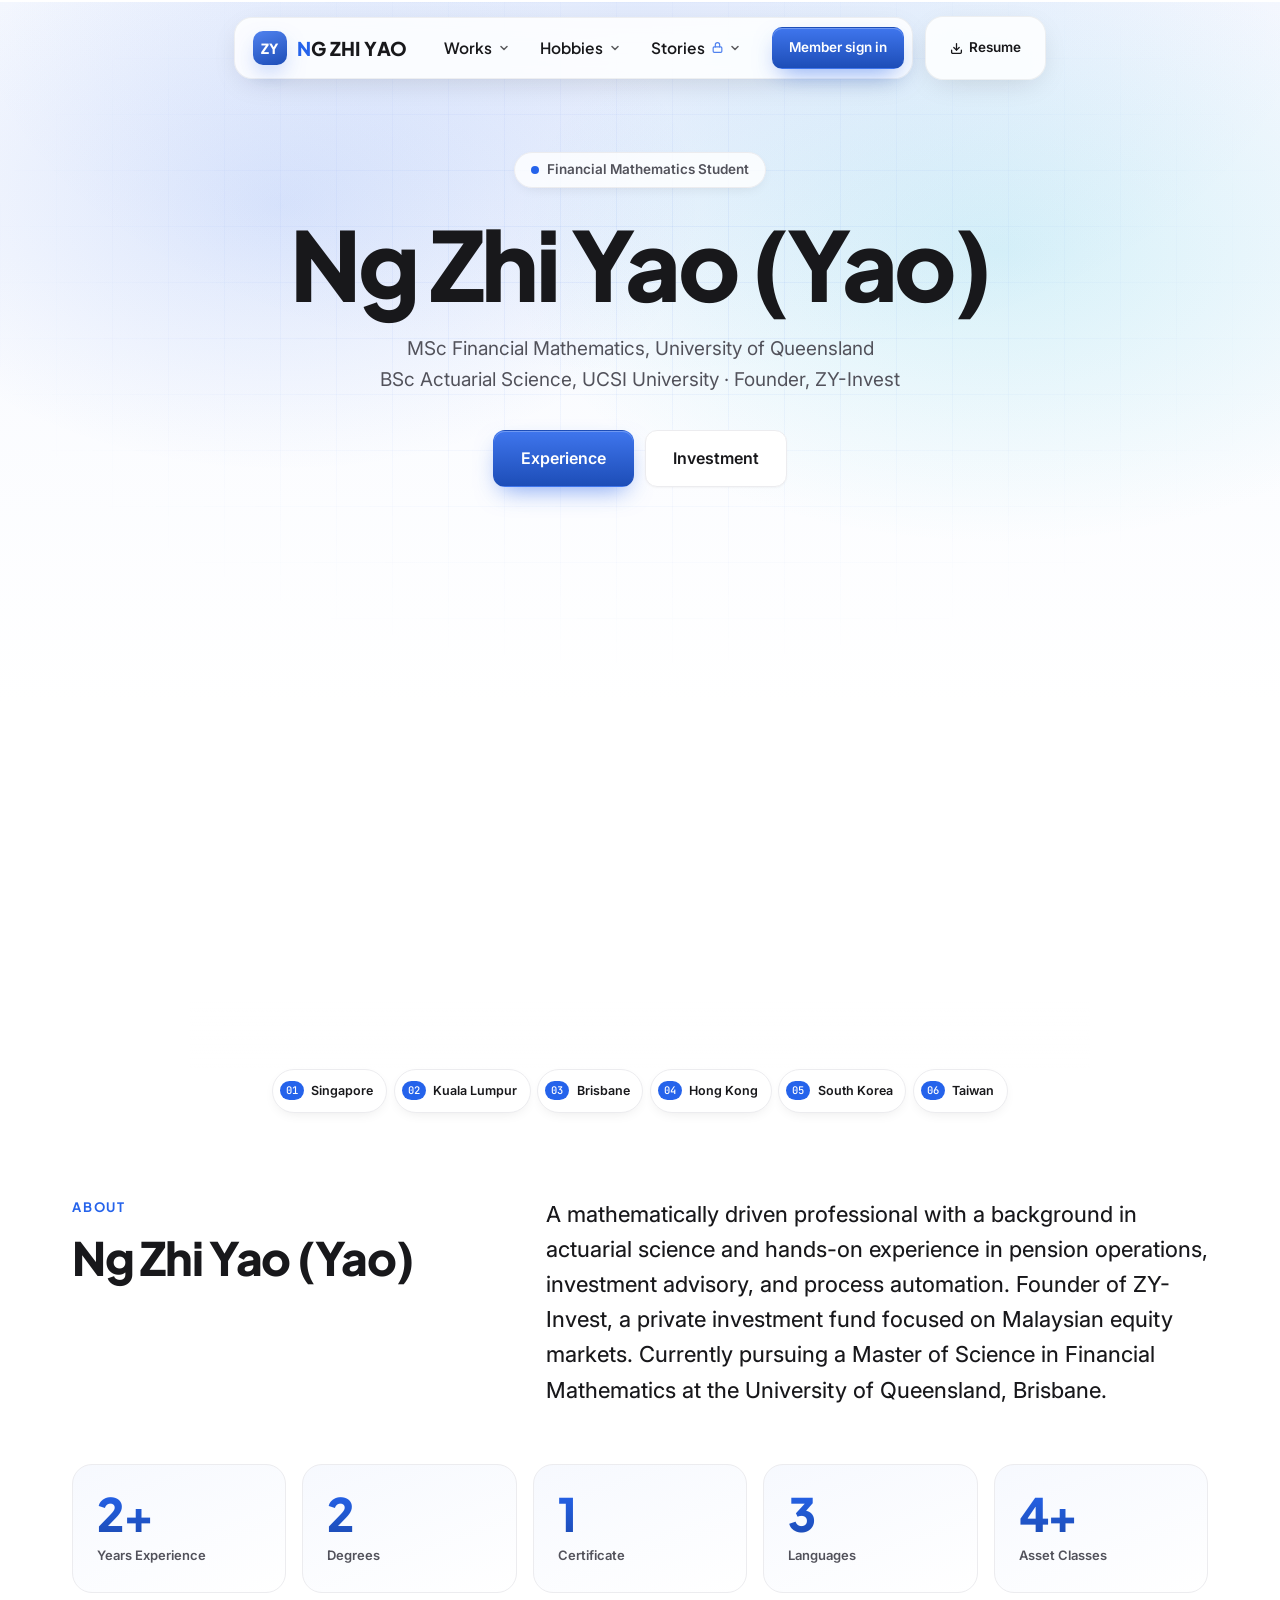
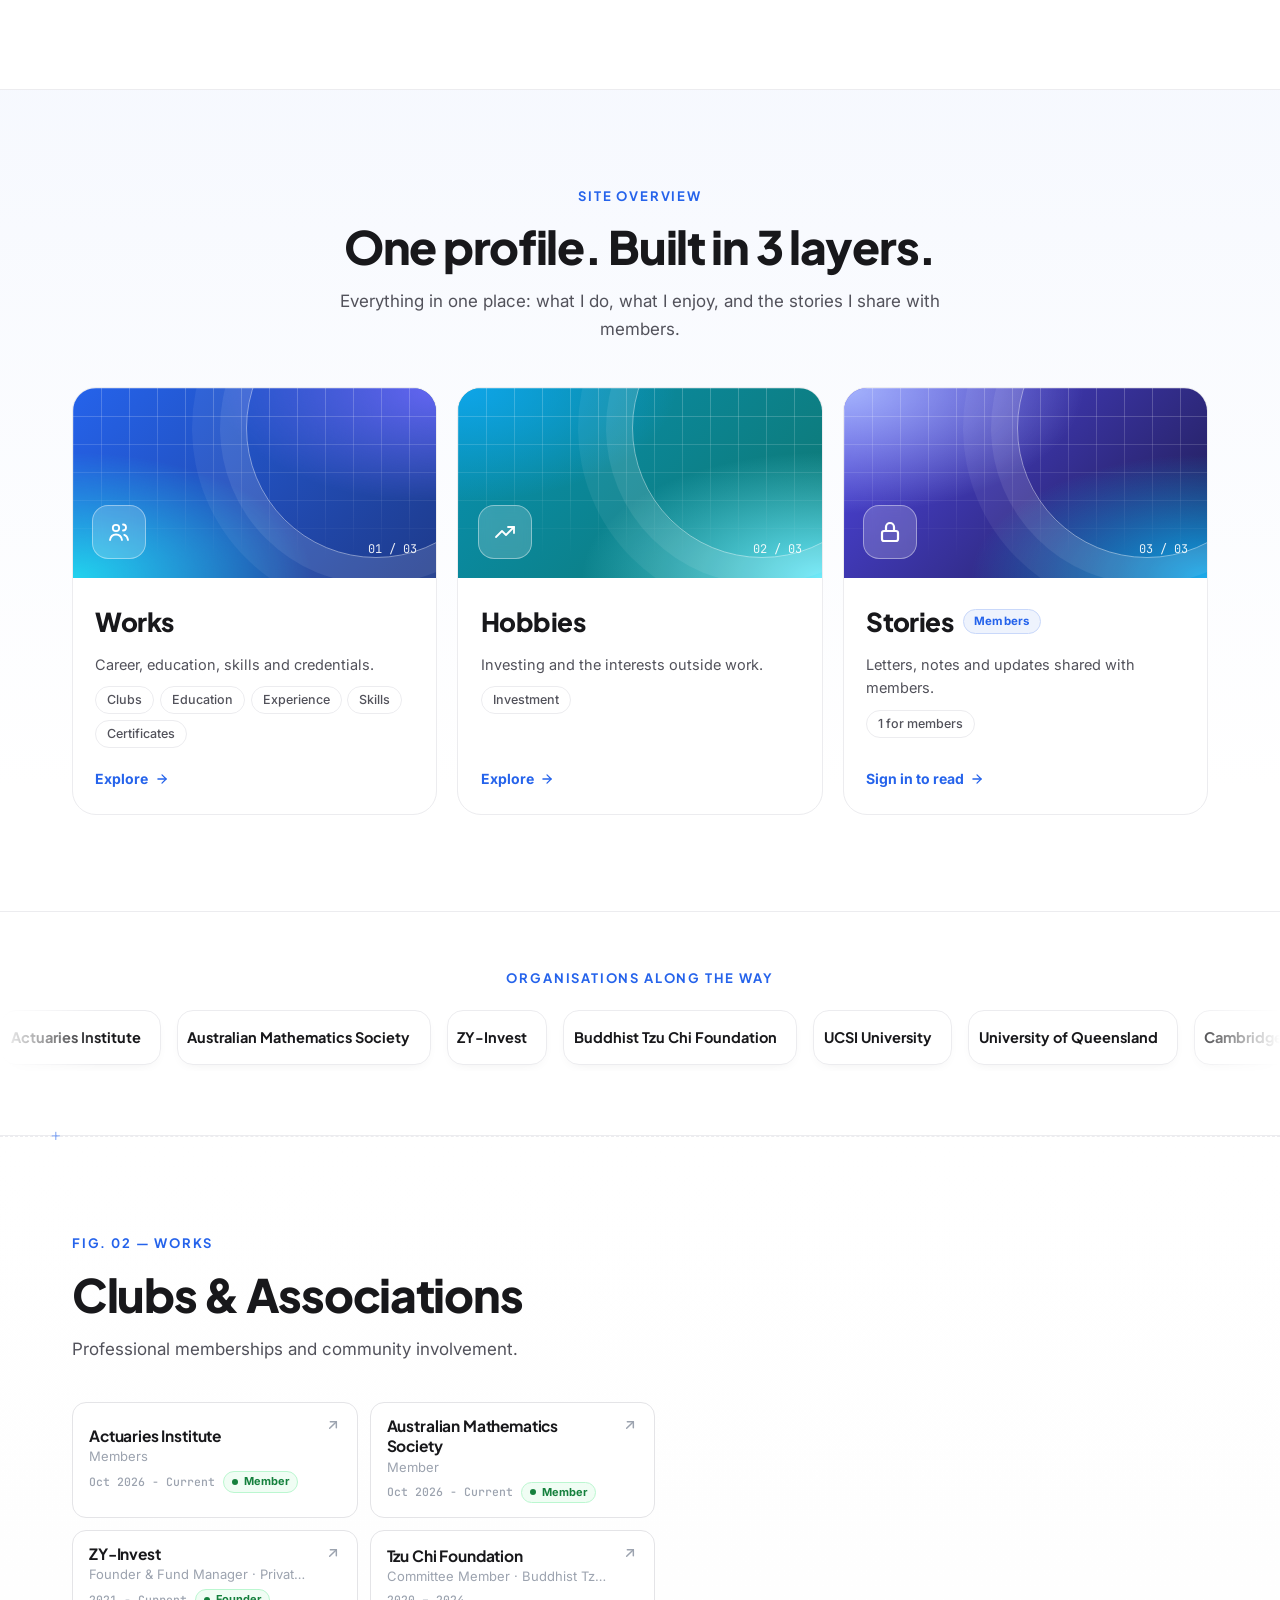
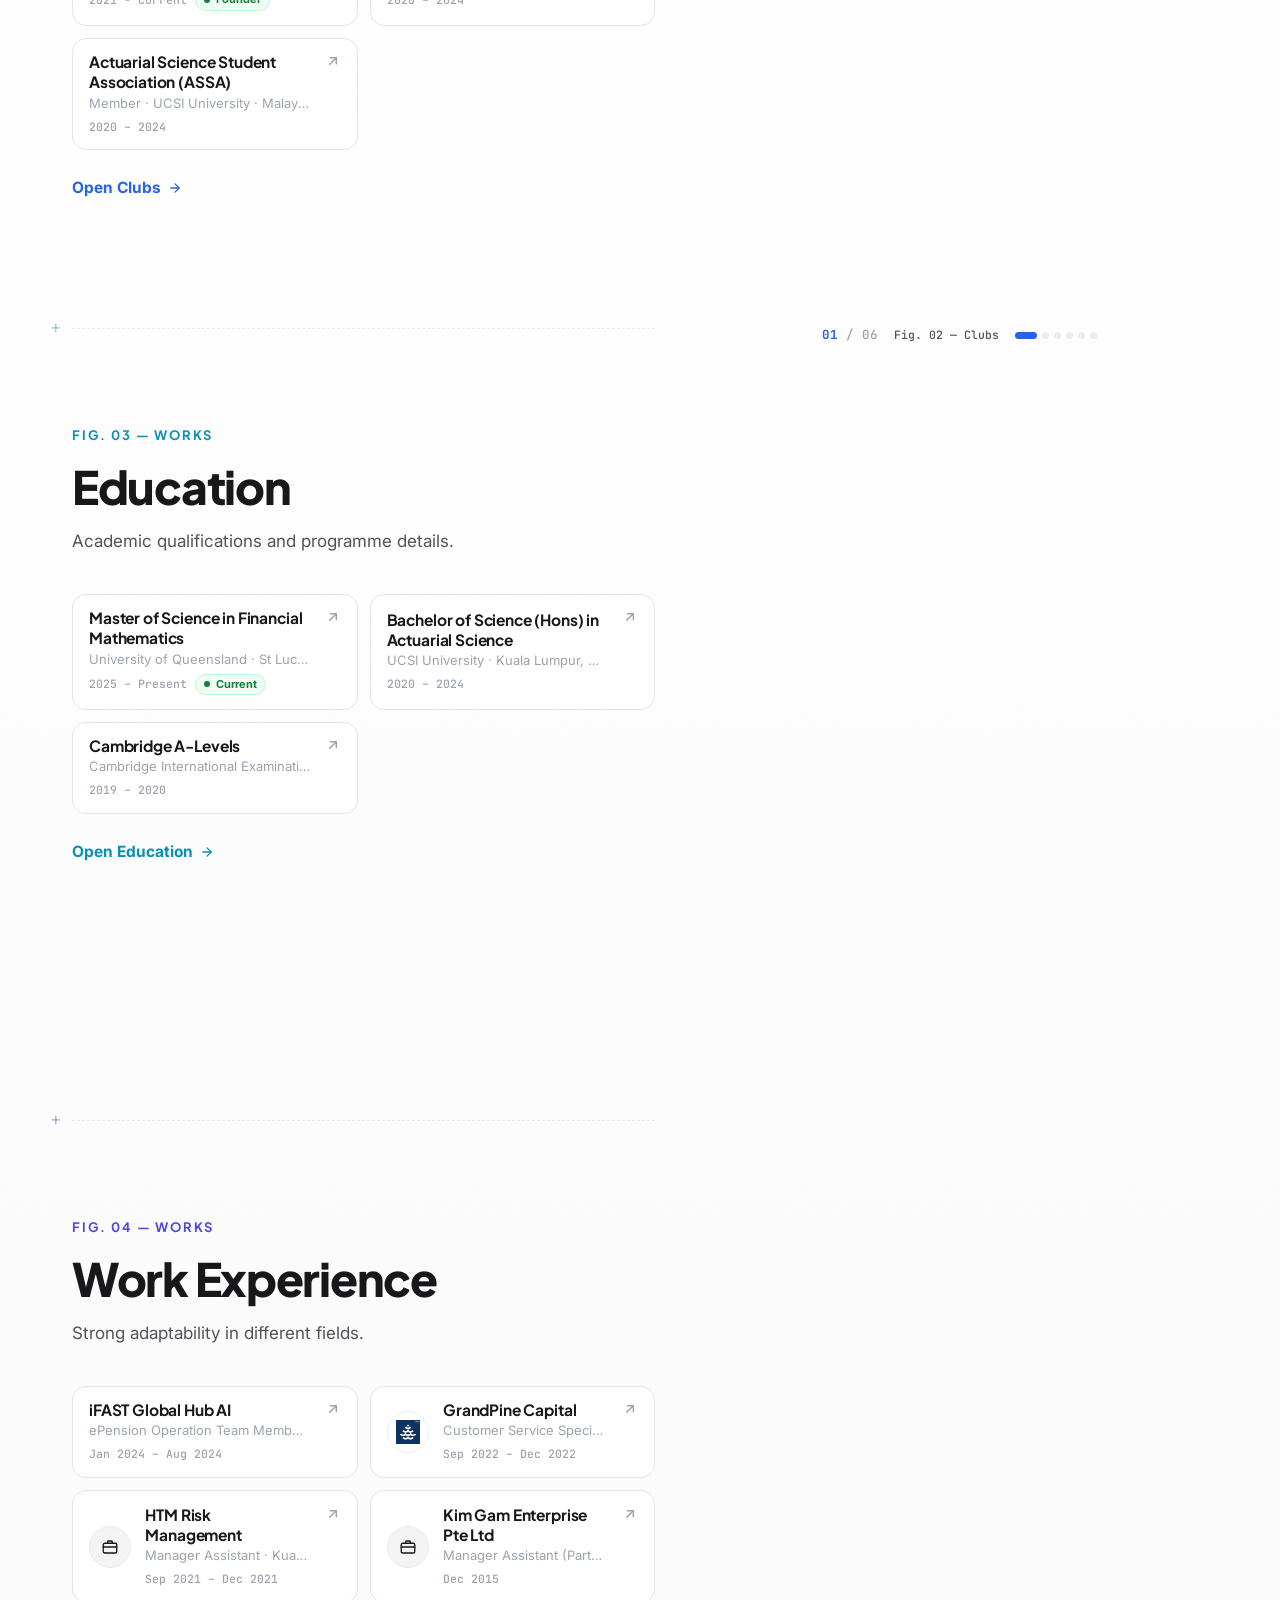
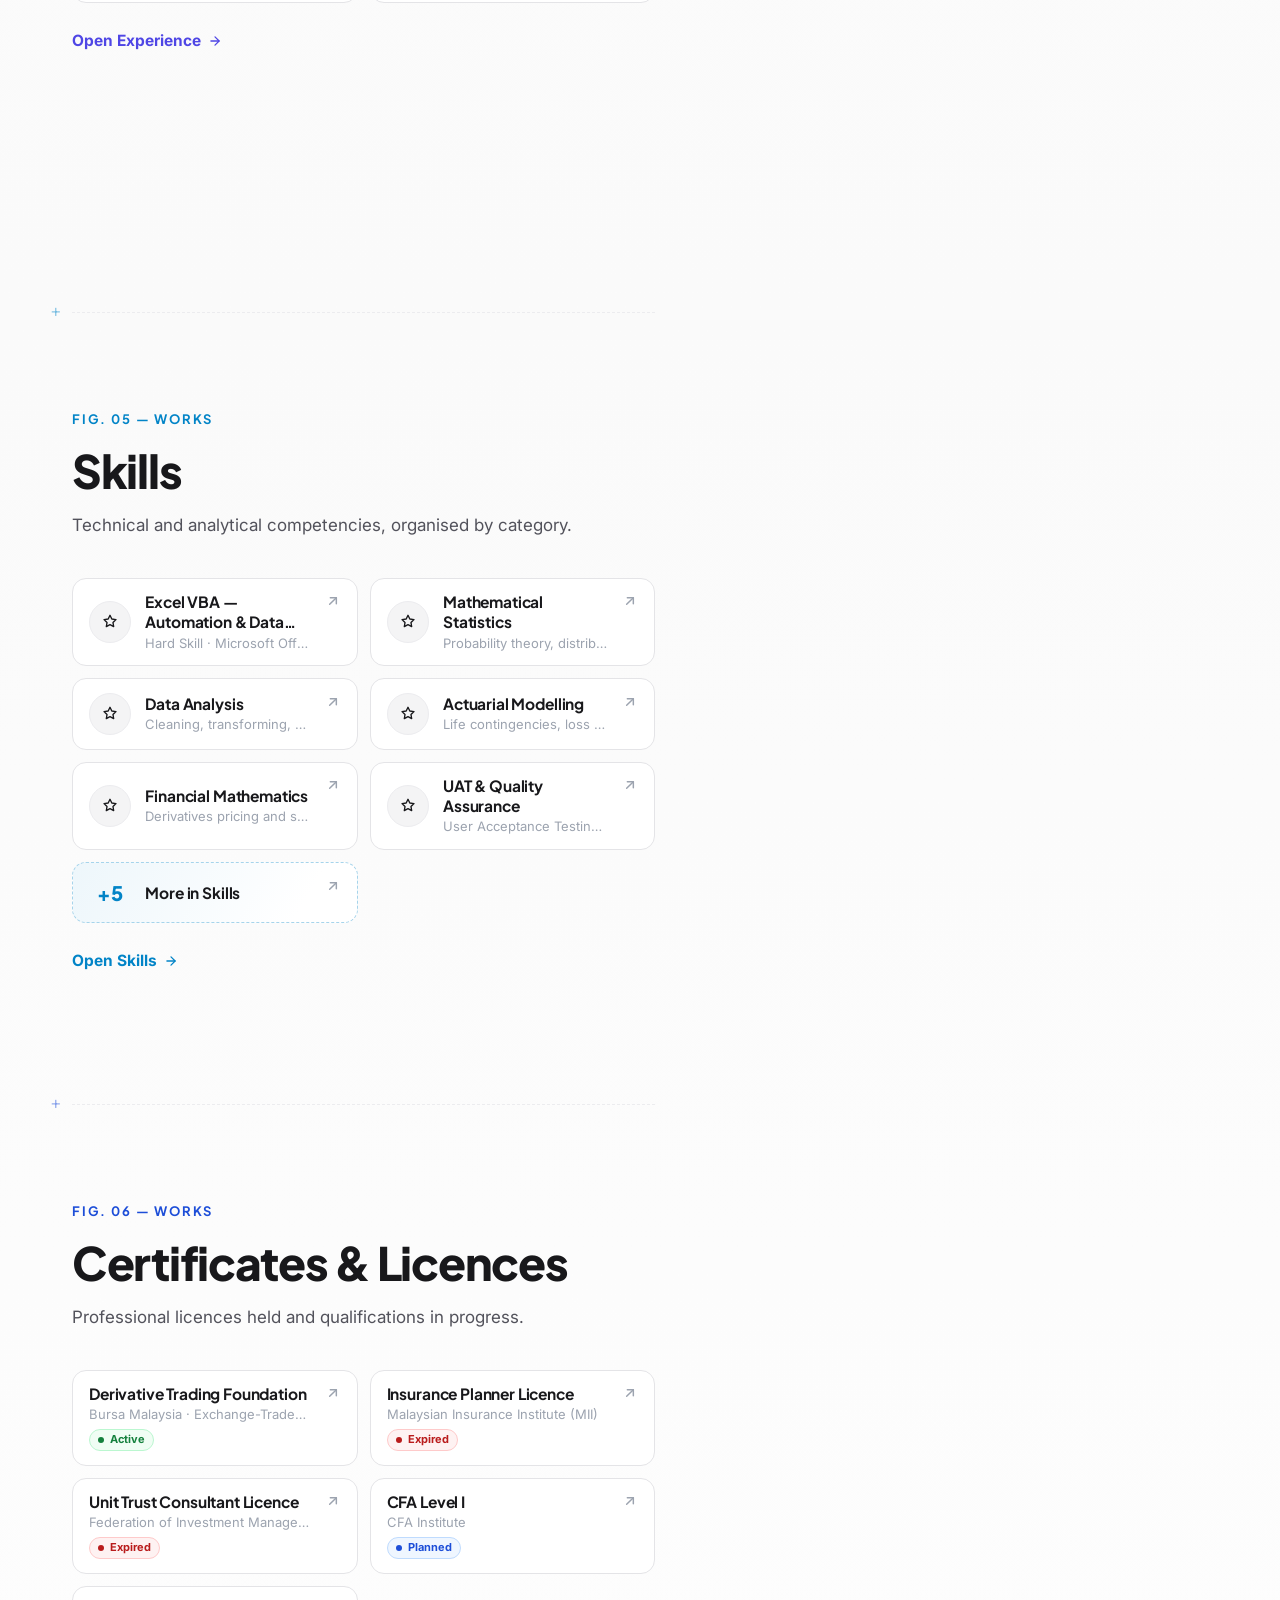
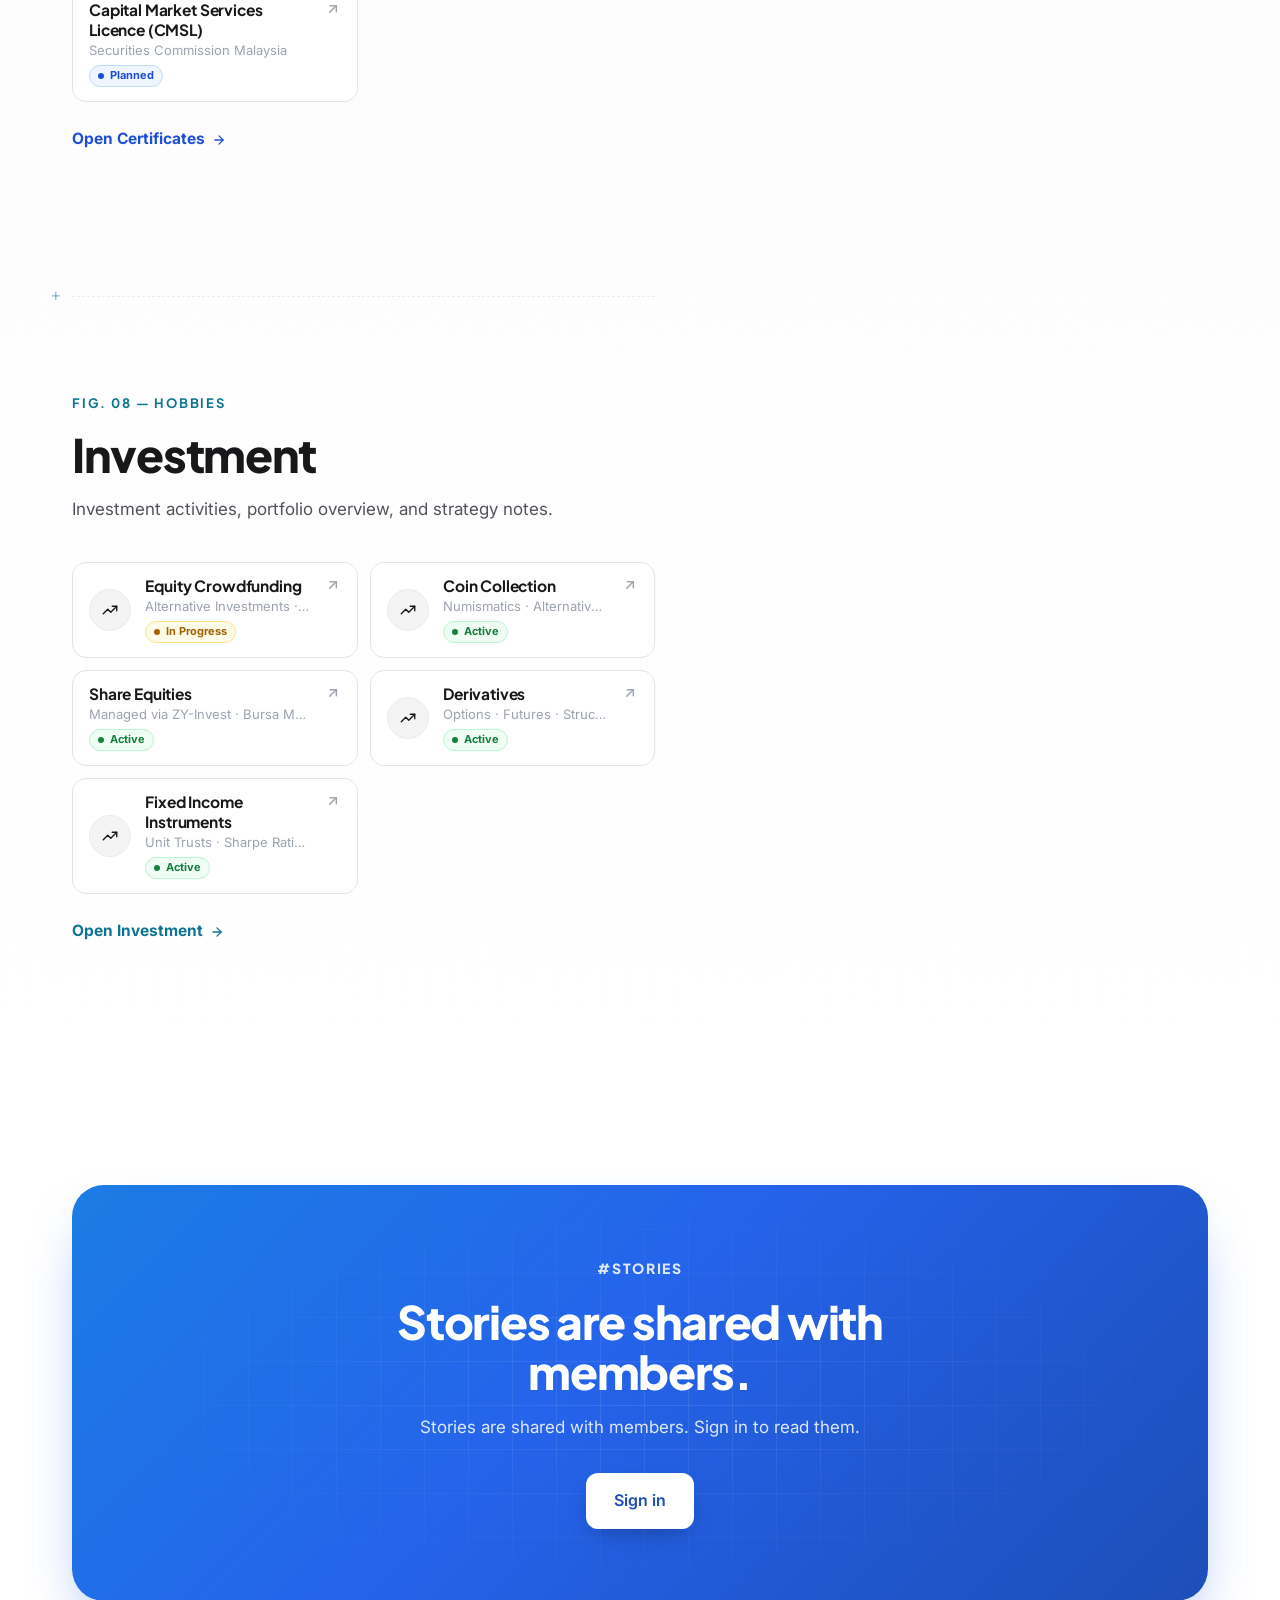
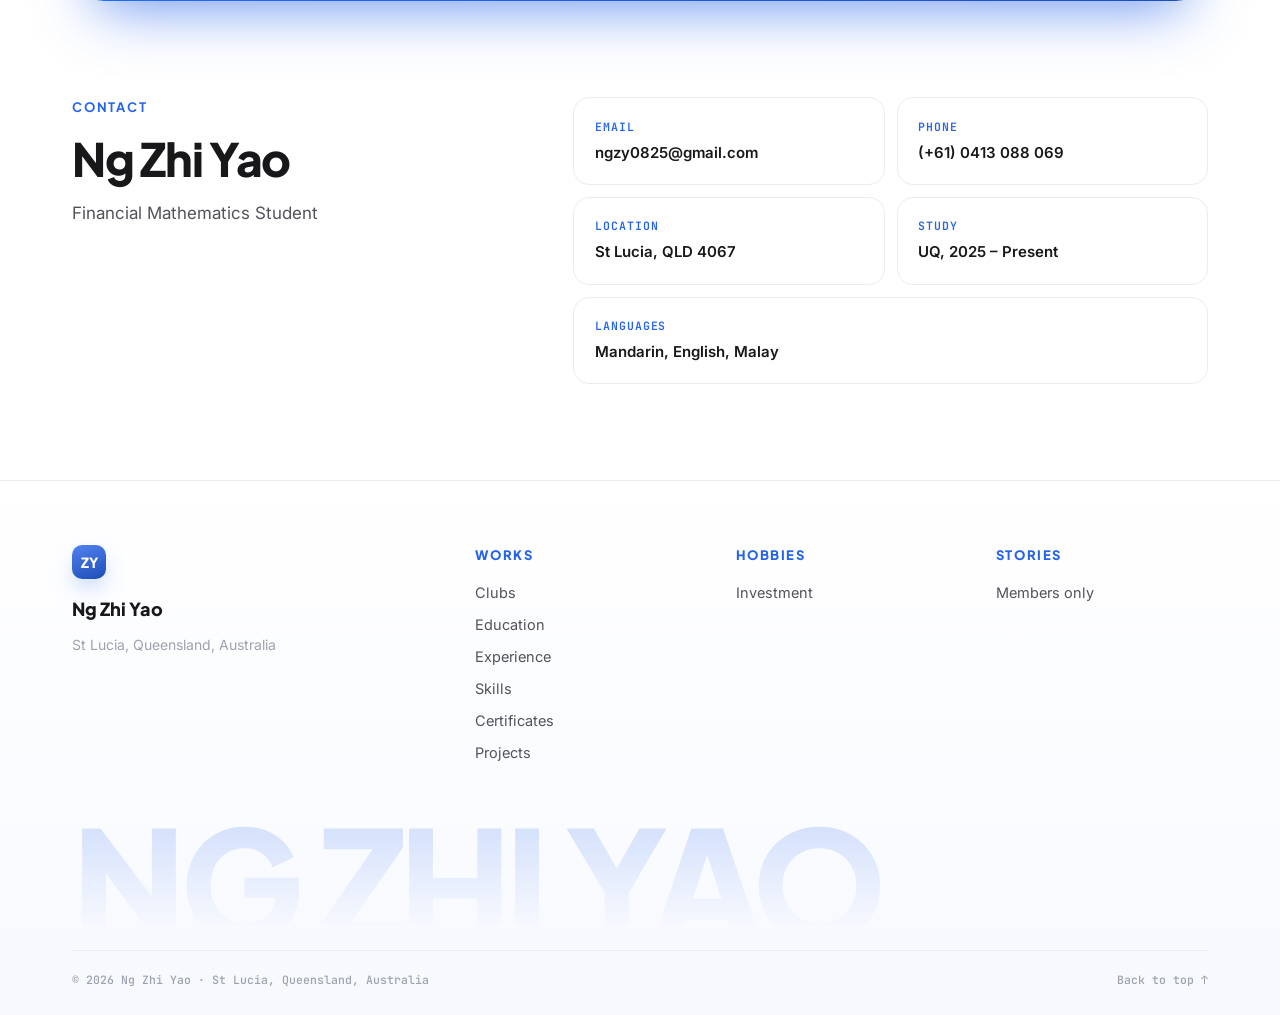
<file: index.html>
<!DOCTYPE html>
<html lang="en">
<head>
  <meta charset="UTF-8"/>
  <meta name="viewport" content="width=device-width, initial-scale=1.0"/>
  <title>Ng Zhi Yao</title>
  <meta name="description" content="Ng Zhi Yao — financial mathematics, actuarial science and investing. Works, hobbies and stories."/>
  <link rel="canonical" href="https://zy-profile.com/"/>
  <meta name="theme-color" content="#ffffff"/>
  <link rel="icon" href="data:image/svg+xml,<svg xmlns='http://www.w3.org/2000/svg' viewBox='0 0 32 32'><rect width='32' height='32' rx='8' fill='%232563eb'/><text x='16' y='21' font-family='Arial,sans-serif' font-weight='800' font-size='13' fill='white' text-anchor='middle'>ZY</text></svg>"/>
  <link rel="preconnect" href="https://fonts.googleapis.com"/>
  <link rel="preconnect" href="https://fonts.gstatic.com" crossorigin/>
  <link rel="stylesheet" href="https://fonts.googleapis.com/css2?family=Inter:wght@400;500;600;700&family=Plus+Jakarta+Sans:wght@600;700;800&family=JetBrains+Mono:wght@400;500;600&display=swap"/>
  <link rel="stylesheet" href="style.css"/>
</head>
<body>

<div id="boot" class="boot"><div class="spinner"></div></div>

<header class="topbar">
  <div class="topbar-inner">
    <div class="nav-pill">
      <a href="#/" class="brand" id="brand" aria-label="Home"></a>
      <nav class="nav" aria-label="Main">
        <ul id="navCats" class="nav-cats"></ul>
      </nav>
      <button class="btn btn-red btn-sm" id="authBtn" type="button">Member sign in</button>
    </div>
    <div class="side-pill">
      <button class="pill-btn" id="resumeBtn" type="button" hidden></button>
      <button class="pill-btn menu-btn" id="menuBtn" aria-label="Menu" aria-expanded="false">
        <svg width="20" height="20" viewBox="0 0 24 24" fill="none" stroke="currentColor" stroke-width="2" stroke-linecap="round"><line x1="4" y1="7" x2="20" y2="7"/><line x1="4" y1="12" x2="20" y2="12"/><line x1="4" y1="17" x2="20" y2="17"/></svg>
      </button>
    </div>
  </div>
</header>

<main id="main"></main>
<footer id="footer" class="footer"></footer>

<!-- Member sign-in (only needed for members-only categories such as Stories) -->
<div id="signin" class="modal-wrap" hidden>
  <div class="modal" role="dialog" aria-modal="true" aria-labelledby="siName">
    <button class="modal-x" data-close-signin aria-label="Close">✕</button>
    <div class="si-brand">
      <img id="siLogo" class="si-logo" alt="" hidden/>
      <div><div class="si-kicker">Members</div><div id="siName" class="si-name">Ng Zhi Yao</div></div>
    </div>
    <p id="siTagline" class="si-tagline"></p>
    <form id="signinForm" class="form" autocomplete="on">
      <label>Username<input name="username" required autocomplete="username" autocapitalize="none" spellcheck="false"/></label>
      <label>Password<input name="password" type="password" required autocomplete="current-password"/></label>
      <label class="check"><input type="checkbox" name="remember"/> Keep me signed in on this device</label>
      <button class="btn btn-primary btn-block" type="submit">Sign in</button>
      <div id="signinMsg" class="form-msg" role="status" aria-live="polite"></div>
      <div class="si-links">
        <a data-request hidden>Request access</a>
        <span>Forgot your password? Contact the site owner.</span>
      </div>
    </form>
  </div>
</div>

<script src="crypto.js"></script>
<script src="globe-data.js" defer></script>
<script src="globe.js" defer></script>
<script src="pixel.js" defer></script>
<script src="app.js" defer></script>
</body>
</html>
</file>
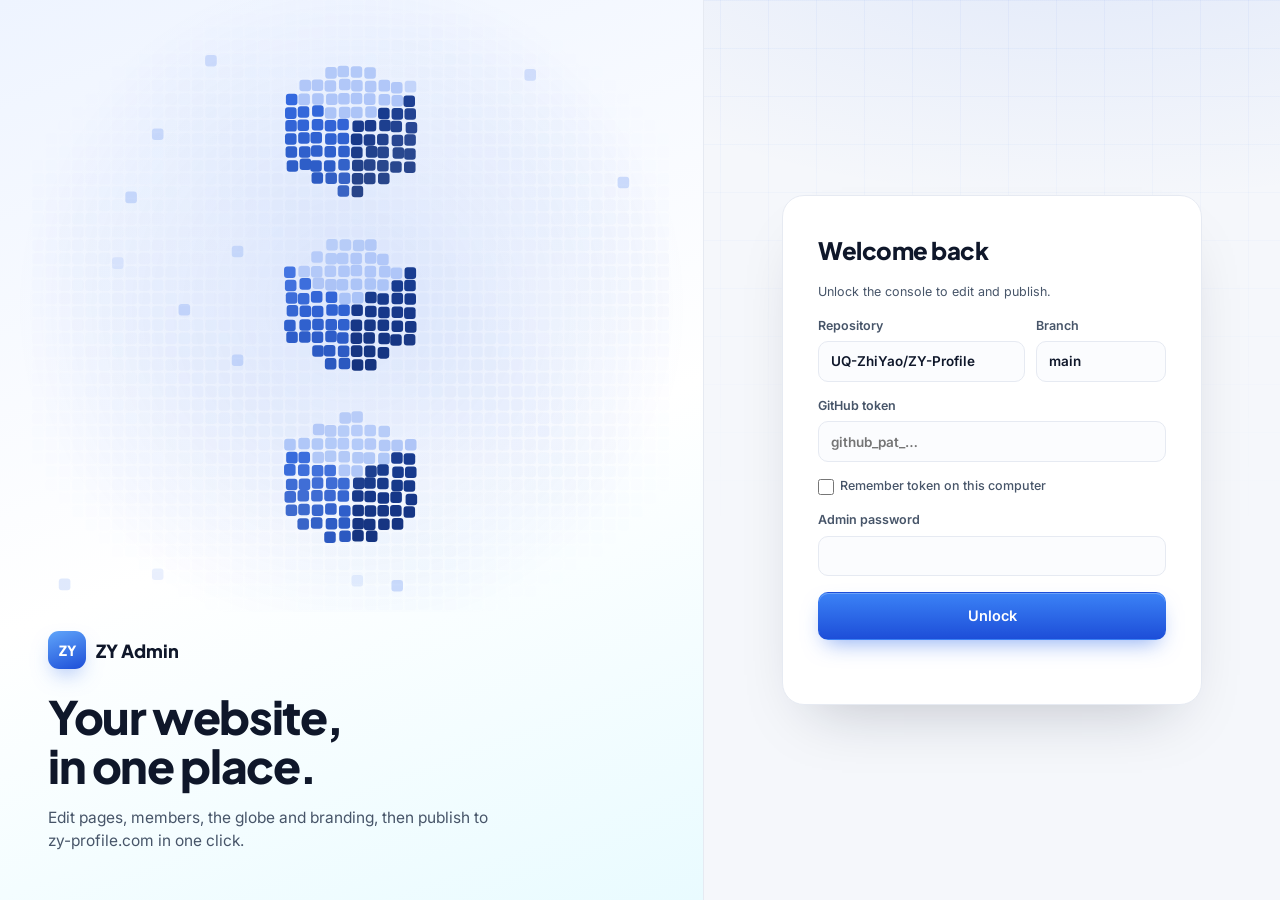
<file: console-zz9v6dvoxjdm/index.html>
<!DOCTYPE html>
<html lang="en">
<head>
  <meta charset="UTF-8"/>
  <meta name="viewport" content="width=device-width, initial-scale=1.0"/>
  <meta name="robots" content="noindex, nofollow, noarchive"/>
  <meta name="referrer" content="no-referrer"/>
  <title>ZY Admin</title>
  <link rel="manifest" href="manifest.webmanifest"/>
  <meta name="theme-color" content="#ffffff"/>
  <meta name="application-name" content="ZY Admin"/>
  <meta name="apple-mobile-web-app-capable" content="yes"/>
  <meta name="apple-mobile-web-app-title" content="ZY Admin"/>
  <link rel="icon" href="icons/icon-192.png" type="image/png"/>
  <link rel="apple-touch-icon" href="icons/icon-192.png"/>
  <link rel="preconnect" href="https://fonts.googleapis.com"/>
  <link rel="preconnect" href="https://fonts.gstatic.com" crossorigin/>
  <link rel="stylesheet" href="https://fonts.googleapis.com/css2?family=Inter:wght@400;500;600;700&family=Plus+Jakarta+Sans:wght@600;700;800&family=JetBrains+Mono:wght@400;500&display=swap"/>
  <link rel="stylesheet" href="admin.css"/>
</head>
<body>

<div id="boot" class="boot"><div class="spinner"></div></div>

<!-- Sign in -->
<section id="login" class="login" hidden>
  <div class="login-art">
    <canvas id="loginArt" aria-hidden="true"></canvas>
    <div class="login-art-copy">
      <div class="brand-row"><span class="brand-mark">ZY</span><span class="brand-word">ZY Admin</span></div>
      <h1>Your website,<br/>in one place.</h1>
      <p>Edit pages, members, the globe and branding, then publish to zy-profile.com in one click.</p>
    </div>
  </div>
  <div class="login-side">
    <form id="loginForm" class="login-card" autocomplete="off">
      <div class="login-title">Welcome back</div>
      <p class="muted small">Unlock the console to edit and publish.</p>
      <div class="two">
        <label>Repository<input name="repo" required placeholder="owner/name" spellcheck="false"/></label>
        <label>Branch<input name="branch" required value="main" spellcheck="false"/></label>
      </div>
      <div id="tokenRow" class="token-row">
        <label class="token-input">GitHub token<input name="token" type="password" placeholder="github_pat_…" spellcheck="false" autocomplete="off"/></label>
        <div class="token-saved small"><span class="ok-dot"></span>GitHub token saved on this computer · <a href="#" id="changeToken">change</a></div>
      </div>
      <label class="check"><input type="checkbox" name="remember"/> Remember token on this computer</label>
      <label>Admin password<input name="password" type="password" required autocomplete="current-password"/></label>
      <button class="btn primary block lg" type="submit">Unlock</button>
      <div id="loginMsg" class="msg" role="status"></div>
      <button type="button" class="btn ghost block install-btn" data-install hidden>⤓ Install as desktop app</button>
    </form>

    <form id="setupForm" class="login-card" hidden>
      <div class="login-title">First-time setup</div>
      <p class="muted small">No admin data found in this repository yet. Choose an admin password. It encrypts your working copy and member list, and it can't be recovered, so store it in a password manager.</p>
      <label>Admin password (10+ characters)<input name="p1" type="password" minlength="10" required autocomplete="new-password"/></label>
      <label>Repeat password<input name="p2" type="password" minlength="10" required autocomplete="new-password"/></label>
      <button class="btn primary block lg" type="submit">Create and load my existing content</button>
      <a href="#" id="setupBack" class="small">← Back</a>
    </form>
  </div>
</section>

<!-- Console -->
<div id="app" class="app" hidden>
  <aside class="side">
    <div class="side-brand">
      <div class="side-mark">ZY</div>
      <div><div class="side-title">ZY Admin</div><div class="side-sub" id="whoami"></div></div>
    </div>
    <nav class="side-nav">
      <button data-view="overview" class="side-link"><svg viewBox="0 0 24 24"><rect x="3" y="3" width="7" height="9" rx="1.5"/><rect x="14" y="3" width="7" height="5" rx="1.5"/><rect x="14" y="12" width="7" height="9" rx="1.5"/><rect x="3" y="16" width="7" height="5" rx="1.5"/></svg>Overview</button>
      <button data-view="site" class="side-link"><svg viewBox="0 0 24 24"><path d="M4 6h10M18 6h2M4 12h4M12 12h8M4 18h12M20 18h0"/><circle cx="16" cy="6" r="2"/><circle cx="10" cy="12" r="2"/><circle cx="18" cy="18" r="2"/></svg>Site settings</button>
      <button data-view="globe" class="side-link"><svg viewBox="0 0 24 24"><circle cx="12" cy="12" r="9"/><path d="M3 12h18M12 3c2.5 2.6 3.8 5.6 3.8 9s-1.3 6.4-3.8 9c-2.5-2.6-3.8-5.6-3.8-9S9.5 5.6 12 3z"/></svg>Globe &amp; places</button>
      <button data-view="categories" class="side-link"><svg viewBox="0 0 24 24"><path d="M12 3l9 5-9 5-9-5z"/><path d="M3 13l9 5 9-5"/></svg>Categories</button>
      <div class="side-group"><span>People &amp; data</span></div>
      <button data-view="members" class="side-link"><svg viewBox="0 0 24 24"><circle cx="9" cy="8" r="3.2"/><path d="M3 20c.6-3.5 3-5.5 6-5.5s5.4 2 6 5.5"/><path d="M16 4.5a3 3 0 0 1 0 6M21 20c-.4-2.6-1.8-4.4-3.8-5.1"/></svg>Members <span class="pill" id="memberCount" hidden></span></button>
      <button data-view="backup" class="side-link"><svg viewBox="0 0 24 24"><path d="M12 3l8 3v6c0 5-3.5 8-8 9-4.5-1-8-4-8-9V6z"/><path d="M9 12l2 2 4-4"/></svg>Backup &amp; security</button>
      <div class="side-group">
        <span>Pages</span>
        <button class="icon-btn" id="newTabBtn" title="New page" aria-label="New page">＋</button>
      </div>
      <div id="tabList"></div>

    </nav>
    <div class="side-foot">
      <button type="button" class="btn ghost small" data-install hidden>⤓ Install desktop app</button>
      <a id="viewSite" class="btn ghost small" target="_blank" rel="noopener">View website ↗</a>
      <button id="lockBtn" class="btn ghost small">Lock</button>
    </div>
  </aside>
  <div class="main-col">
    <div class="publish-bar" id="publishBar" hidden>
      <span class="pb-dot"></span><span id="publishNote"></span>
      <button class="btn primary small" id="publishBtn">Publish to website</button>
    </div>
    <main class="view" id="view"></main>
  </div>
  <button class="side-toggle" id="sideToggle" aria-label="Menu">☰</button>
</div>

<div id="modalRoot"></div>
<div id="toastRoot" class="toast-root" aria-live="polite"></div>

<script src="../crypto.js"></script>
<script src="../globe-data.js"></script>
<script src="../globe.js"></script>
<script src="../pixel.js"></script>
<script src="seed.js"></script>
<script src="admin.js"></script>
</body>
</html>
</file>
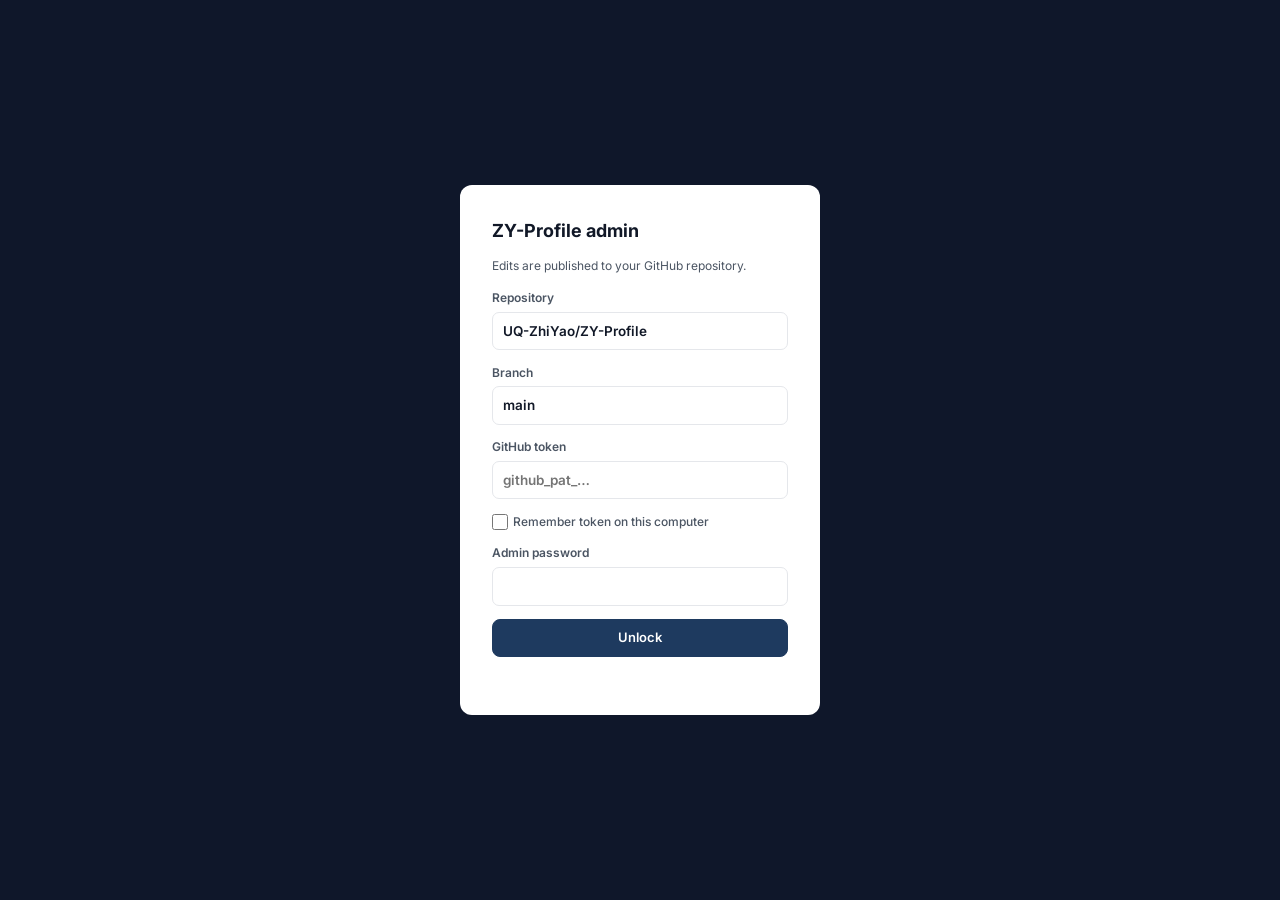
<file: index (1).html>
<!DOCTYPE html>
<html lang="en">
<head>
  <meta charset="UTF-8"/>
  <meta name="viewport" content="width=device-width, initial-scale=1.0"/>
  <meta name="robots" content="noindex, nofollow, noarchive"/>
  <meta name="referrer" content="no-referrer"/>
  <title>ZY Admin</title>
  <link rel="manifest" href="manifest.webmanifest"/>
  <meta name="theme-color" content="#0f172a"/>
  <meta name="application-name" content="ZY Admin"/>
  <meta name="apple-mobile-web-app-capable" content="yes"/>
  <meta name="apple-mobile-web-app-title" content="ZY Admin"/>
  <link rel="icon" href="icons/icon-192.png" type="image/png"/>
  <link rel="apple-touch-icon" href="icons/icon-192.png"/>
  <link rel="stylesheet" href="admin.css"/>
</head>
<body>

<div id="boot" class="boot"><div class="spinner"></div></div>

<section id="login" class="login" hidden>
  <form id="loginForm" class="login-card" autocomplete="off">
    <div class="login-title">ZY-Profile admin</div>
    <p class="muted small">Edits are published to your GitHub repository.</p>
    <label>Repository<input name="repo" required placeholder="owner/name" spellcheck="false"/></label>
    <label>Branch<input name="branch" required value="main" spellcheck="false"/></label>
    <div id="tokenRow" class="token-row">
      <label class="token-input">GitHub token<input name="token" type="password" placeholder="github_pat_…" spellcheck="false" autocomplete="off"/></label>
      <div class="token-saved small">GitHub token saved on this computer · <a href="#" id="changeToken">change</a></div>
    </div>
    <label class="check"><input type="checkbox" name="remember"/> Remember token on this computer</label>
    <label>Admin password<input name="password" type="password" required autocomplete="current-password"/></label>
    <button class="btn primary block" type="submit">Unlock</button>
    <div id="loginMsg" class="msg" role="status"></div>
    <button type="button" class="btn ghost block install-btn" data-install hidden>⤓ Install as desktop app</button>
  </form>

  <form id="setupForm" class="login-card" hidden>
    <div class="login-title">First-time setup</div>
    <p class="muted small">No admin data found in this repository yet. Choose an admin password — it encrypts your working copy and member list. There is no way to recover it, so store it in a password manager.</p>
    <label>Admin password (10+ characters)<input name="p1" type="password" minlength="10" required autocomplete="new-password"/></label>
    <label>Repeat password<input name="p2" type="password" minlength="10" required autocomplete="new-password"/></label>
    <button class="btn primary block" type="submit">Create and load my existing content</button>
    <a href="#" id="setupBack" class="small">← Back</a>
  </form>
</section>

<div id="app" class="app" hidden>
  <aside class="side">
    <div class="side-brand">
      <div class="side-mark">ZY</div>
      <div><div class="side-title">Admin console</div><div class="side-sub" id="whoami"></div></div>
    </div>
    <nav class="side-nav">
      <button data-view="site" class="side-link">Site settings</button>
      <button data-view="categories" class="side-link">Categories</button>
      <div class="side-group">
        <span>Pages</span>
        <button class="icon-btn" id="newTabBtn" title="New page" aria-label="New page">＋</button>
      </div>
      <div id="tabList"></div>
      <div class="side-group"><span>People</span></div>
      <button data-view="members" class="side-link">Members <span class="pill grey" id="memberCount" hidden></span></button>
      <div class="side-group"><span>Data</span></div>
      <button data-view="backup" class="side-link">Backup &amp; security</button>
    </nav>
    <div class="side-foot">
      <button type="button" class="btn ghost small" data-install hidden>⤓ Install desktop app</button>
      <a id="viewSite" class="btn ghost small" target="_blank" rel="noopener">View website ↗</a>
      <button id="lockBtn" class="btn ghost small">Lock</button>
    </div>
  </aside>
  <div class="main-col">
    <div class="publish-bar" id="publishBar" hidden>
      <span id="publishNote"></span>
      <button class="btn primary small" id="publishBtn">Publish to website</button>
    </div>
    <main class="view" id="view"></main>
  </div>
  <button class="side-toggle" id="sideToggle" aria-label="Menu">☰</button>
</div>

<div id="modalRoot"></div>
<div id="toastRoot" class="toast-root" aria-live="polite"></div>

<script src="../crypto.js"></script>
<script src="seed.js"></script>
<script src="admin.js"></script>
</body>
</html>
</file>
<file: style.css>
/* ============================================
   ZY-Profile — website styles (v6)
   Red & white. Floating pill navigation, soft red glow, big centred
   headlines, dotted globe, colourful cards, sliders.
   ============================================ */
:root {
  --accent: #2563eb;                                   /* brand colour — set in admin (Site settings → Brand colour) */
  --accent-alt: #06b6d4;                               /* secondary tech cyan */
  --accent-2: color-mix(in srgb, var(--accent) 78%, black);
  --accent-soft: color-mix(in srgb, var(--accent) 8%, white);
  --accent-softer: color-mix(in srgb, var(--accent) 4%, white);
  --accent-line: color-mix(in srgb, var(--accent) 25%, white);
  --bg: #ffffff;
  --bg-2: #fafafa;
  --ink: #18181b;
  --ink-2: #52525b;
  --ink-3: #9ca3af;
  --line: #ececef;
  --line-2: #f4f4f5;
  --green: #15803d; --green-bg: #f0fdf4; --green-bd: #bbf7d0;
  --red: #b91c1c; --red-bg: #fef2f2; --red-bd: #fecaca;
  --amber: #a16207; --amber-bg: #fefce8; --amber-bd: #fde68a;
  --blue: #1d4ed8; --blue-bg: #eff6ff; --blue-bd: #bfdbfe;
  --display: "Plus Jakarta Sans", "Inter", system-ui, sans-serif;
  --sans: "Inter", system-ui, -apple-system, "Segoe UI", sans-serif;
  --mono: "JetBrains Mono", ui-monospace, SFMono-Regular, Menlo, monospace;
  --r: 20px;
  --shadow: 0 1px 2px rgba(24,24,27,.04), 0 18px 40px -12px rgba(24,24,27,.14);
  --red-shadow: 0 10px 24px -8px color-mix(in srgb, var(--accent) 60%, transparent);
}
*, *::before, *::after { box-sizing: border-box; margin: 0; padding: 0; }
html { scroll-behavior: smooth; }
body { font-family: var(--sans); font-size: 15.5px; line-height: 1.6; color: var(--ink); background: var(--bg); -webkit-font-smoothing: antialiased; min-height: 100vh; display: flex; flex-direction: column; }
body.modal-open { overflow: hidden; }
[hidden] { display: none !important; }
a { color: inherit; }
img { max-width: 100%; }
.container { width: 100%; max-width: 1200px; margin: 0 auto; padding: 0 32px; }
.mono { font-family: var(--mono); font-size: 11.5px; color: var(--ink-3); font-weight: 500; }
.muted { color: var(--ink-3); }
.link { font-size: 13.5px; font-weight: 600; color: var(--accent); text-decoration: none; cursor: pointer; }
.link:hover { text-decoration: underline; }
.kicker { font-family: var(--display); font-size: 13px; font-weight: 700; text-transform: uppercase; letter-spacing: .14em; color: var(--accent); margin-bottom: .9rem; }
.h1 { font-family: var(--display); font-weight: 800; font-size: clamp(38px, 5.6vw, 64px); line-height: 1.05; letter-spacing: -.03em; }
.h2 { font-family: var(--display); font-weight: 800; font-size: clamp(30px, 4vw, 46px); line-height: 1.1; letter-spacing: -.028em; }
.lead-p { font-size: 17px; color: var(--ink-2); max-width: 680px; margin-top: 1rem; line-height: 1.65; }
.center { text-align: center; justify-content: center; }
.center .lead-p { margin-left: auto; margin-right: auto; }

/* ── Buttons ── */
.btn { font: inherit; font-size: 14.5px; font-weight: 600; display: inline-flex; align-items: center; justify-content: center; gap: .5rem; padding: .72rem 1.3rem; border-radius: 12px; border: 1px solid transparent; cursor: pointer; text-decoration: none; transition: background .15s, border-color .15s, color .15s, transform .15s, box-shadow .2s; white-space: nowrap; }
.btn:active { transform: translateY(1px); }
.btn-red, .btn-primary { color: #fff; background: linear-gradient(180deg, color-mix(in srgb, var(--accent) 88%, white), var(--accent-2)); box-shadow: var(--red-shadow), inset 0 1px 0 rgba(255,255,255,.25); }
.btn-red:hover, .btn-primary:hover { box-shadow: 0 14px 30px -8px color-mix(in srgb, var(--accent) 70%, transparent), inset 0 1px 0 rgba(255,255,255,.25); transform: translateY(-1px); }
.btn-outline { background: var(--bg); color: var(--ink); border-color: var(--line); box-shadow: 0 1px 2px rgba(0,0,0,.04); }
.btn-outline:hover { border-color: var(--accent-line); color: var(--accent); }
.btn-white { background: #fff; color: var(--accent-2); box-shadow: 0 10px 24px -10px rgba(0,0,0,.35); }
.btn-white:hover { transform: translateY(-1px); }
.btn-ghost-white { background: rgba(255,255,255,.12); color: #fff; border-color: rgba(255,255,255,.35); }
.btn-ghost-white:hover { background: rgba(255,255,255,.2); }
.btn-sm { font-size: 13.5px; padding: .55rem 1rem; border-radius: 10px; }
.btn-lg { font-size: 16px; padding: .9rem 1.7rem; border-radius: 12px; }
.btn-block { width: 100%; padding: .85rem 1rem; }
.btn:disabled { opacity: .5; cursor: default; }
.btn-row { display: flex; gap: .7rem; flex-wrap: wrap; }
.icon-tile { width: 42px; height: 42px; flex-shrink: 0; border-radius: 12px; display: grid; place-items: center; color: var(--accent); background: var(--accent-soft); border: 1px solid var(--accent-line); }
.icon-tile.icon-lg { width: 60px; height: 60px; border-radius: 18px; }
.icon-tile.icon-lg svg { width: 26px; height: 26px; }
.chip { font-size: 12.5px; font-weight: 500; color: var(--ink-2); background: var(--bg); border: 1px solid var(--line); padding: 3px 11px; border-radius: 999px; }
.pill-red { font-family: var(--sans); font-size: 11.5px; font-weight: 700; color: var(--accent); background: var(--accent-soft); border: 1px solid var(--accent-line); padding: 2px 10px; border-radius: 999px; letter-spacing: .02em; }

/* ── Floating navigation ── */
.topbar { position: sticky; top: 0; z-index: 50; padding: 16px 20px 0; pointer-events: none; }
.topbar-inner { max-width: 1240px; margin: 0 auto; display: flex; justify-content: center; align-items: center; gap: 12px; }
.nav-pill, .side-pill { pointer-events: auto; background: rgba(255,255,255,.86); backdrop-filter: saturate(1.6) blur(16px); -webkit-backdrop-filter: saturate(1.6) blur(16px); border: 1px solid rgba(24,24,27,.06); border-radius: 18px; box-shadow: 0 8px 30px -10px rgba(24,24,27,.18); }
.nav-pill { position: relative; display: flex; align-items: center; gap: 1rem; padding: 8px 8px 8px 18px; min-height: 62px; }
.side-pill { display: flex; align-items: center; gap: 4px; padding: 8px; min-height: 62px; }
.brand { display: inline-flex; align-items: center; gap: .6rem; text-decoration: none; flex-shrink: 0; margin-right: .4rem; }
.brand-logo { height: 30px; width: auto; max-width: 120px; object-fit: contain; }
.brand-mark { width: 34px; height: 34px; border-radius: 10px; color: #fff; font-family: var(--display); font-weight: 800; font-size: 14px; display: grid; place-items: center; background: linear-gradient(160deg, color-mix(in srgb, var(--accent) 80%, white), var(--accent-2)); box-shadow: var(--red-shadow); }
.brand-text { font-family: var(--display); font-size: 19px; font-weight: 800; letter-spacing: .02em; }
.brand-text::first-letter { color: var(--accent); }
.nav { display: flex; }
.nav-cats { list-style: none; display: flex; gap: .1rem; }
.nav-cat { position: static; }
.nav-tab { font: inherit; font-family: var(--display); font-size: 15.5px; font-weight: 600; color: var(--ink); background: none; border: 0; cursor: pointer; display: inline-flex; align-items: center; gap: .35rem; padding: .55rem .9rem; border-radius: 12px; text-decoration: none; transition: background .15s, color .15s; }
.nav-tab:hover, .nav-cat.open > .nav-tab { background: var(--accent-softer); color: var(--accent); }
.nav-cat.active > .nav-tab { color: var(--accent); }
.nav-lock { display: inline-flex; color: var(--accent); opacity: .8; }
.caret { transition: transform .2s; opacity: .7; width: 12px; height: 12px; }
.nav-cat.open .caret { transform: rotate(180deg); }
.pill-btn { font: inherit; font-size: 13.5px; font-weight: 600; display: inline-flex; align-items: center; gap: .4rem; height: 46px; padding: 0 1rem; border-radius: 12px; border: 0; background: none; color: var(--ink); cursor: pointer; }
.pill-btn:hover { background: var(--accent-softer); color: var(--accent); }
.menu-btn { display: none; width: 46px; padding: 0; justify-content: center; }
#authBtn.is-member { background: var(--bg); color: var(--ink-2); border-color: var(--line); box-shadow: none; }

/* mega-menu (floating card under the nav pill) */
.dropdown { position: absolute; left: 50%; top: calc(100% + 12px); width: min(860px, 92vw); transform: translate(-50%, -8px); background: #fff; border: 1px solid rgba(24,24,27,.06); border-radius: 22px; box-shadow: 0 30px 70px -20px rgba(24,24,27,.28); opacity: 0; visibility: hidden; transition: opacity .18s, transform .18s, visibility .18s; overflow: hidden; }
.dropdown::before { content: ""; position: absolute; left: 0; right: 0; top: -16px; height: 16px; }
.nav-cat.open .dropdown { opacity: 1; visibility: visible; transform: translate(-50%, 0); }
.mm { display: grid; grid-template-columns: 250px 1fr; }
.mm-intro { padding: 1.6rem; background: linear-gradient(160deg, var(--accent-soft), #fff 70%); border-right: 1px solid var(--line); }
.mm-intro .mono { color: var(--accent); }
.mm-name { font-family: var(--display); font-size: 28px; font-weight: 800; letter-spacing: -.02em; margin: .3rem 0 .4rem; }
.mm-intro p { font-size: 13.5px; color: var(--ink-2); }
.mm-all { display: inline-flex; align-items: center; gap: .4rem; margin-top: 1.1rem; font-size: 13.5px; font-weight: 700; color: var(--accent); text-decoration: none; }
.mm-grid { display: grid; grid-template-columns: repeat(2, minmax(0, 1fr)); gap: .2rem .5rem; padding: 1rem; align-content: start; }
.mm-item { display: flex; align-items: flex-start; gap: .85rem; padding: .8rem .85rem; border-radius: 14px; text-decoration: none; transition: background .15s; }
.mm-item:hover, .mm-item:focus-visible { background: var(--accent-softer); outline: none; }
.mm-text { flex: 1; min-width: 0; display: flex; flex-direction: column; gap: 2px; }
.mm-title { font-family: var(--display); font-size: 15px; font-weight: 700; color: var(--ink); }
.mm-sub { font-size: 12.5px; color: var(--ink-3); line-height: 1.45; }
.mm-go { color: var(--accent); opacity: 0; transform: translate(-4px, 4px); transition: .15s; padding-top: 2px; }
.mm-item:hover .mm-go { opacity: 1; transform: none; }
.mm-locked { display: grid; grid-template-columns: auto 1fr; gap: .25rem 1rem; align-items: center; padding: 1.6rem; align-content: center; }
.mm-locked-actions { grid-column: 2; display: flex; align-items: center; gap: 1rem; margin-top: .7rem; }

/* ── Hero ── */
main { flex: 1; margin-top: -78px; }
.hero { position: relative; padding: 150px 0 0; overflow: hidden; text-align: center; }
.hero-glow { position: absolute; inset: 0; pointer-events: none;
  background:
    radial-gradient(600px 380px at 22% 18%, color-mix(in srgb, var(--accent) 14%, transparent), transparent 70%),
    radial-gradient(700px 420px at 78% 22%, color-mix(in srgb, var(--accent-alt) 14%, transparent), transparent 70%),
    radial-gradient(900px 500px at 50% 0%, color-mix(in srgb, var(--accent) 9%, transparent), transparent 75%),
    linear-gradient(180deg, color-mix(in srgb, var(--accent) 5%, white) 0%, #fff 62%); }
.hero::after { content: ""; position: absolute; inset: 0; pointer-events: none; background-image: linear-gradient(color-mix(in srgb, var(--accent) 7%, transparent) 1px, transparent 1px), linear-gradient(90deg, color-mix(in srgb, var(--accent) 7%, transparent) 1px, transparent 1px); background-size: 56px 56px; mask-image: radial-gradient(900px 520px at 50% 25%, #000, transparent 75%); -webkit-mask-image: radial-gradient(900px 520px at 50% 25%, #000, transparent 75%); }
.hero-inner { position: relative; z-index: 1; display: flex; flex-direction: column; align-items: center; }
.globe-wrap { z-index: 1; }
.hero-pill { display: inline-flex; align-items: center; gap: .55rem; font-size: 13.5px; font-weight: 600; color: var(--ink-2); padding: .4rem .95rem; background: rgba(255,255,255,.8); border: 1px solid var(--line); border-radius: 999px; margin-bottom: 1.6rem; box-shadow: 0 4px 14px -6px rgba(0,0,0,.12); animation: rise .6s ease both; }
.pulse { width: 8px; height: 8px; border-radius: 50%; background: var(--accent); animation: pulse 2s infinite; }
.hero-h1 { font-family: var(--display); font-weight: 800; font-size: clamp(48px, 8vw, 96px); line-height: 1.02; letter-spacing: -.035em; max-width: 14ch; animation: rise .6s .05s ease both; }
.hero-sub { margin-top: 1.4rem; font-size: clamp(16px, 1.6vw, 19px); color: var(--ink-2); line-height: 1.6; max-width: 720px; animation: rise .6s .12s ease both; }
.hero-inner .btn-row { margin-top: 2.2rem; animation: rise .6s .2s ease both; }
.globe-wrap { position: relative; margin: 2rem auto 0; width: min(900px, 100%); }
.globe { height: clamp(340px, 46vw, 560px) !important; }
.globe { width: 100%; height: 100%; display: block; cursor: grab; touch-action: pan-y; animation: fade 1.2s .2s ease both; }
.globe:active { cursor: grabbing; }
.globe-wrap::after { content: ""; position: absolute; left: 0; right: 0; bottom: 64px; height: 70px; background: linear-gradient(180deg, transparent, #fff); pointer-events: none; }
.globe-legend { position: relative; z-index: 1; list-style: none; display: flex; gap: .4rem; flex-wrap: wrap; justify-content: center; margin: -10px 0 0; padding: 0 1rem 1.25rem; min-height: 64px; }
.globe-legend li { display: inline-flex; align-items: center; gap: .45rem; font-size: 12.5px; font-weight: 600; padding: .35rem .8rem .35rem .45rem; background: #fff; border: 1px solid var(--line); border-radius: 999px; box-shadow: 0 4px 14px -6px rgba(0,0,0,.12); }
.globe-legend .mono { color: #fff; background: var(--accent); border-radius: 999px; padding: 1px 6px; font-size: 10.5px; }

/* ── Sections ── */
.band { padding: 6rem 0; }
.band-tint { background: linear-gradient(180deg, var(--accent-softer), #fff 85%); border-top: 1px solid var(--line); }
.band-head { display: flex; justify-content: space-between; align-items: flex-end; gap: 2rem; margin-bottom: 2.75rem; flex-wrap: wrap; }
.band-head.center { justify-content: center; text-align: center; }
.reveal { opacity: 0; transform: translateY(22px); transition: opacity .7s ease, transform .7s ease; }
.reveal.in { opacity: 1; transform: none; }

.about { padding-top: 4rem; }
.about-grid { display: grid; grid-template-columns: minmax(0, .9fr) minmax(0, 1.4fr); gap: 3rem; align-items: start; }
.about-who { display: flex; align-items: center; gap: 1rem; }
.about-photo { width: 64px; height: 64px; border-radius: 50%; object-fit: cover; border: 3px solid #fff; box-shadow: var(--shadow); }
.about-bio { font-size: clamp(18px, 1.9vw, 22px); line-height: 1.6; color: var(--ink); font-weight: 450; }
.stats { display: grid; grid-template-columns: repeat(auto-fit, minmax(160px, 1fr)); gap: 1rem; margin-top: 3.5rem; }
.stat { padding: 1.6rem 1.5rem; border-radius: var(--r); background: linear-gradient(160deg, var(--accent-softer), #fff); border: 1px solid var(--line); }
.stat-num { font-family: var(--display); font-size: 46px; font-weight: 800; letter-spacing: -.03em; line-height: 1; background: linear-gradient(180deg, var(--accent), var(--accent-2)); -webkit-background-clip: text; background-clip: text; color: transparent; }
.stat-lbl { font-size: 13px; font-weight: 600; color: var(--ink-2); margin-top: .55rem; }

/* category ("ecosystem") cards with colourful art */
.eco-grid { display: grid; grid-template-columns: repeat(auto-fit, minmax(290px, 1fr)); gap: 1.25rem; }
.eco-card { display: flex; flex-direction: column; background: #fff; border: 1px solid var(--line); border-radius: 24px; overflow: hidden; text-decoration: none; transition: transform .25s, box-shadow .25s, border-color .25s; }
.eco-card:hover { transform: translateY(-5px); box-shadow: var(--shadow); border-color: var(--accent-line); }
.eco-art { position: relative; height: 190px; display: flex; align-items: flex-end; justify-content: space-between; padding: 1.2rem; overflow: hidden; }
.eco-art::before { content: ""; position: absolute; inset: 0; background-image: linear-gradient(rgba(255,255,255,.22) 1px, transparent 1px), linear-gradient(90deg, rgba(255,255,255,.22) 1px, transparent 1px); background-size: 28px 28px; mask-image: linear-gradient(180deg, #000, transparent 90%); -webkit-mask-image: linear-gradient(180deg, #000, transparent 90%); }
.eco-art::after { content: ""; position: absolute; width: 260px; height: 260px; right: -70px; top: -90px; border-radius: 50%; border: 1px solid rgba(255,255,255,.45); box-shadow: 0 0 0 26px rgba(255,255,255,.08), 0 0 0 54px rgba(255,255,255,.06); }
.art-a { background: radial-gradient(120% 120% at 0% 100%, #22d3ee 0%, transparent 55%), radial-gradient(100% 100% at 100% 0%, #6366f1 0%, transparent 60%), linear-gradient(135deg, var(--accent), #1e3a8a); }
.art-b { background: radial-gradient(120% 120% at 100% 100%, #67e8f9 0%, transparent 55%), radial-gradient(100% 100% at 0% 0%, #0ea5e9 0%, transparent 60%), linear-gradient(135deg, #0891b2, #0f766e); }
.art-c { background: radial-gradient(120% 120% at 0% 0%, #a5b4fc 0%, transparent 55%), radial-gradient(100% 100% at 100% 100%, #0ea5e9 0%, transparent 65%), linear-gradient(135deg, #4f46e5, #1e1b4b); }
.art-d { background: radial-gradient(120% 120% at 100% 0%, #38bdf8 0%, transparent 55%), linear-gradient(135deg, #1d4ed8, #0f172a); }
.eco-icon { position: relative; z-index: 1; width: 54px; height: 54px; border-radius: 16px; display: grid; place-items: center; color: #fff; background: rgba(255,255,255,.18); border: 1px solid rgba(255,255,255,.4); backdrop-filter: blur(6px); }
.eco-icon svg { width: 24px; height: 24px; }
.eco-count { position: relative; z-index: 1; font-family: var(--mono); font-size: 12px; color: rgba(255,255,255,.9); }
.eco-body { display: flex; flex-direction: column; gap: .65rem; padding: 1.4rem 1.4rem 1.5rem; flex: 1; }
.eco-name { font-family: var(--display); font-size: 26px; font-weight: 800; letter-spacing: -.02em; display: flex; align-items: center; gap: .6rem; }
.eco-desc { font-size: 14.5px; color: var(--ink-2); }
.eco-pages { display: flex; flex-wrap: wrap; gap: .35rem; }
.eco-go { margin-top: auto; padding-top: .6rem; display: inline-flex; align-items: center; gap: .4rem; font-weight: 700; font-size: 14px; color: var(--accent); }

/* logo marquee */
.logos-band { padding: 3.5rem 0 4rem; border-top: 1px solid var(--line); border-bottom: 1px solid var(--line); }
.logos-band .kicker { text-align: center; }
.marquee { overflow: hidden; mask-image: linear-gradient(90deg, transparent, #000 8%, #000 92%, transparent); -webkit-mask-image: linear-gradient(90deg, transparent, #000 8%, #000 92%, transparent); }
.marquee-row { display: flex; gap: 1rem; width: max-content; animation: marquee 45s linear infinite; padding: .4rem 0; }
.marquee:hover .marquee-row { animation-play-state: paused; }
.logo-chip { display: inline-flex; align-items: center; gap: .75rem; padding: .6rem 1.2rem .6rem .6rem; border: 1px solid var(--line); border-radius: 16px; background: #fff; font-family: var(--display); font-size: 14.5px; font-weight: 700; color: var(--ink); white-space: nowrap; box-shadow: 0 4px 14px -8px rgba(0,0,0,.12); }
.logo-chip .item-logo { width: 34px; height: 34px; border-radius: 10px; }
.logo-chip .item-logo img { padding: 5px; }

/* sliders */
.slider-band:nth-of-type(odd) { background: var(--bg-2); }
.slider-ctrl { display: flex; align-items: center; gap: .5rem; }
.counter { font-size: 13px; margin-right: .5rem; }
.counter b { color: var(--accent); font-weight: 700; }
.round { width: 44px; height: 44px; border-radius: 50%; border: 1px solid var(--line); background: #fff; color: var(--ink); display: grid; place-items: center; cursor: pointer; transition: .15s; }
.round:hover:not(:disabled) { background: var(--accent); border-color: var(--accent); color: #fff; box-shadow: var(--red-shadow); }
.round:disabled { opacity: .35; cursor: default; }
.slider-ctrl.static .round { display: none; }
.track { display: grid; grid-auto-flow: column; grid-auto-columns: minmax(300px, calc((100% - 2.5rem) / 3)); gap: 1.25rem; overflow-x: auto; scroll-snap-type: x mandatory; scroll-behavior: smooth; padding: .5rem .25rem 1.5rem; scrollbar-width: none; }
.track::-webkit-scrollbar { display: none; }
.track:focus-visible { outline: 2px solid var(--accent); outline-offset: 4px; border-radius: var(--r); }
.slide { scroll-snap-align: start; position: relative; display: flex; flex-direction: column; gap: .5rem; padding: 1.5rem; min-height: 300px; background: #fff; border: 1px solid var(--line); border-radius: 22px; text-decoration: none; transition: border-color .25s, box-shadow .25s, transform .25s; overflow: hidden; }
.slide::before { content: ""; position: absolute; left: 0; right: 0; top: 0; height: 4px; background: linear-gradient(90deg, var(--accent), var(--accent-alt)); opacity: 0; transition: opacity .25s; }
.slide:hover { border-color: var(--accent-line); box-shadow: var(--shadow); transform: translateY(-5px); }
.slide:hover::before { opacity: 1; }
.slide-top { display: flex; justify-content: space-between; align-items: flex-start; gap: .5rem; margin-bottom: .7rem; }
.slide-logo { width: 48px; height: 48px; }
.slide-title { font-family: var(--display); font-size: 20px; font-weight: 800; letter-spacing: -.015em; line-height: 1.25; }
.slide-sub { font-size: 13.5px; color: var(--ink-3); }
.slide-body { font-size: 14.5px; color: var(--ink-2); line-height: 1.6; display: -webkit-box; -webkit-line-clamp: 3; -webkit-box-orient: vertical; overflow: hidden; }
.slide-foot { margin-top: auto; padding-top: .9rem; display: flex; justify-content: space-between; align-items: center; border-top: 1px solid var(--line-2); }
.slide-go { width: 34px; height: 34px; border-radius: 50%; display: grid; place-items: center; background: var(--accent-soft); color: var(--accent); transition: .2s; }
.slide:hover .slide-go { background: var(--accent); color: #fff; }

/* CTA */
.band-plain + .band-plain { padding-top: 0; }
.cta { position: relative; overflow: hidden; border-radius: 32px; padding: 4.5rem 2rem; text-align: center; color: #fff; background: linear-gradient(135deg, color-mix(in srgb, var(--accent) 70%, var(--accent-alt)), var(--accent) 45%, var(--accent-2)); box-shadow: 0 30px 60px -25px color-mix(in srgb, var(--accent) 70%, transparent); }
.cta-glow { position: absolute; inset: 0; background: radial-gradient(400px 220px at 15% 10%, rgba(255,255,255,.28), transparent 70%), radial-gradient(500px 260px at 90% 100%, rgba(0,0,0,.18), transparent 70%); pointer-events: none; }
.cta::after { content: ""; position: absolute; inset: 0; background-image: linear-gradient(rgba(255,255,255,.1) 1px, transparent 1px), linear-gradient(90deg, rgba(255,255,255,.1) 1px, transparent 1px); background-size: 44px 44px; mask-image: radial-gradient(closest-side, #000, transparent); -webkit-mask-image: radial-gradient(closest-side, #000, transparent); pointer-events: none; }
.cta > * { position: relative; z-index: 1; }
.cta-tag { font-family: var(--display); font-weight: 800; letter-spacing: .12em; font-size: 14px; opacity: .85; margin-bottom: 1rem; }
.cta .h2 { color: #fff; max-width: 18ch; margin: 0 auto; }
.cta .lead-p { color: rgba(255,255,255,.85); margin-left: auto; margin-right: auto; }
.cta .btn-row { margin-top: 2rem; }

/* contact */
.contact-wrap { display: grid; grid-template-columns: minmax(0, 1fr) minmax(0, 1.4fr); gap: 3rem; align-items: start; }
.contact-grid { display: grid; grid-template-columns: repeat(2, minmax(0, 1fr)); gap: .75rem; }
.contact-cell { display: flex; flex-direction: column; gap: .3rem; padding: 1.2rem 1.3rem; border: 1px solid var(--line); border-radius: 16px; background: #fff; font-size: 15px; font-weight: 600; overflow-wrap: anywhere; }
.contact-cell .mono { text-transform: uppercase; letter-spacing: .08em; color: var(--accent); font-weight: 600; }
.contact-cell:last-child:nth-child(odd) { grid-column: 1 / -1; }

/* page cards */
.card-grid { display: grid; grid-template-columns: repeat(auto-fill, minmax(270px, 1fr)); gap: 1.25rem; }
.pcard { position: relative; display: flex; flex-direction: column; gap: .5rem; padding: 1.6rem; min-height: 220px; background: #fff; border: 1px solid var(--line); border-radius: 22px; text-decoration: none; transition: border-color .25s, box-shadow .25s, transform .25s; }
a.pcard:hover { border-color: var(--accent-line); box-shadow: var(--shadow); transform: translateY(-4px); }
.pcard-top { display: flex; justify-content: space-between; align-items: center; margin-bottom: .7rem; }
.pcard-title { font-family: var(--display); font-size: 22px; font-weight: 800; letter-spacing: -.02em; line-height: 1.2; }
.pcard-sub { font-size: 14.5px; color: var(--ink-2); line-height: 1.55; }
.pcard-go { margin-top: auto; padding-top: .8rem; display: inline-flex; align-items: center; gap: .4rem; font-size: 14px; font-weight: 700; color: var(--accent); }
.pcard-locked { grid-column: 1 / -1; max-width: 640px; background: linear-gradient(160deg, var(--accent-soft), #fff 70%); border-color: var(--accent-line); }
.pcard-actions { display: flex; align-items: center; gap: 1rem; margin-top: .9rem; }

/* ── Page view ── */
.page-head { position: relative; padding: 150px 0 0; overflow: hidden; }
.page-head::before { content: ""; position: absolute; inset: 0; pointer-events: none; background: radial-gradient(600px 300px at 15% 0%, color-mix(in srgb, var(--accent) 12%, transparent), transparent 70%), radial-gradient(700px 320px at 85% 10%, color-mix(in srgb, var(--accent) 8%, transparent), transparent 70%), linear-gradient(180deg, color-mix(in srgb, var(--accent) 4%, white), #fff); }
.page-head > .container { position: relative; }
.page-head .lead-p { margin-bottom: 2rem; }
.page-head > .container:not(:has(.subtabs)) { padding-bottom: 2.5rem; }
.page-head > .container:not(:has(.subtabs)) .lead-p { margin-bottom: 0; }
.crumbs { display: flex; flex-wrap: wrap; gap: .5rem; margin-bottom: 1.6rem; text-transform: uppercase; letter-spacing: .06em; }
.crumbs a { text-decoration: none; }
.crumbs a:hover { color: var(--accent); }
.crumbs .here { color: var(--ink-2); }
.page-title-row { display: flex; align-items: center; gap: 1.25rem; }
.page-title-row .kicker { margin-bottom: .35rem; font-size: 12px; }
.subtabs { display: inline-flex; gap: .25rem; padding: .35rem; background: #fff; border: 1px solid var(--line); border-radius: 16px; box-shadow: 0 6px 20px -12px rgba(0,0,0,.18); overflow-x: auto; max-width: 100%; scrollbar-width: none; margin-bottom: 2.5rem; position: relative; z-index: 1; }
.subtabs::-webkit-scrollbar { display: none; }
.subtabs a { flex-shrink: 0; font-family: var(--display); font-size: 14.5px; font-weight: 600; color: var(--ink-2); text-decoration: none; padding: .6rem 1.05rem; border-radius: 12px; transition: .15s; }
.subtabs a:hover { color: var(--accent); background: var(--accent-softer); }
.subtabs a.on { color: #fff; background: linear-gradient(180deg, color-mix(in srgb, var(--accent) 88%, white), var(--accent-2)); box-shadow: var(--red-shadow); }
.page-body { padding-top: 1rem; }
.page-head > .container:not(:has(.subtabs)) + * { }

.group + .group { margin-top: 3.5rem; }
.group-title { display: flex; align-items: center; gap: .75rem; font-family: var(--display); font-size: 24px; font-weight: 800; letter-spacing: -.02em; margin-bottom: 1.1rem; }
.group-title .mono { color: #fff; background: var(--accent); padding: 2px 8px; border-radius: 8px; font-size: 12px; }
.list { display: flex; flex-direction: column; gap: 1rem; }
.list-item { padding: 1.6rem 1.7rem; border: 1px solid var(--line); border-radius: 22px; background: #fff; transition: border-color .2s, box-shadow .2s; }
.list-item:hover { border-color: var(--accent-line); box-shadow: var(--shadow); }
.item { display: flex; gap: 1.2rem; align-items: flex-start; }
.item-main { flex: 1; min-width: 0; }
.item-top { display: flex; justify-content: space-between; gap: 1.25rem; align-items: flex-start; }
.item-title { font-family: var(--display); font-size: 21px; font-weight: 800; line-height: 1.25; letter-spacing: -.015em; }
.ticker { display: inline-block; font-family: var(--mono); font-size: 11px; font-weight: 600; color: var(--accent); background: var(--accent-soft); border: 1px solid var(--accent-line); border-radius: 6px; padding: 1px 6px; margin-left: .55rem; vertical-align: 3px; }
.item-sub { font-size: 14px; color: var(--ink-3); margin-top: .25rem; }
.item-side { flex-shrink: 0; display: flex; flex-direction: column; align-items: flex-end; gap: .45rem; text-align: right; }
.item-meta { font-size: 12.5px; font-weight: 700; color: var(--ink); background: var(--line-2); padding: 3px 10px; border-radius: 8px; white-space: nowrap; }
.item-meta2 { font-size: 12.5px; color: var(--ink-3); }
.item-body { margin-top: .85rem; font-size: 15px; color: var(--ink-2); line-height: 1.72; max-width: 780px; }
.bullets { margin-top: .85rem; padding-left: 1.15rem; display: flex; flex-direction: column; gap: .45rem; max-width: 800px; }
.bullets li { font-size: 15px; color: var(--ink-2); line-height: 1.65; }
.bullets li::marker { color: var(--accent); }
.tags-label { font-size: 12px; font-weight: 700; text-transform: uppercase; letter-spacing: .1em; color: var(--accent); margin-top: 1.1rem; }
.tags { display: flex; flex-wrap: wrap; gap: .4rem; margin-top: 1rem; }
.tags-label + .tags { margin-top: .45rem; }
.tag { font-size: 12.5px; font-weight: 500; color: var(--ink-2); background: var(--bg-2); border: 1px solid var(--line); padding: 3px 11px; border-radius: 999px; }
.item-link { display: inline-flex; align-items: center; gap: .4rem; margin-top: 1rem; font-size: 14px; font-weight: 700; color: var(--accent); text-decoration: none; }
.item-link:hover { text-decoration: underline; }
.item-logo { width: 54px; height: 54px; flex-shrink: 0; border: 1px solid var(--line); border-radius: 16px; background: #fff; display: grid; place-items: center; overflow: hidden; opacity: 0; transition: opacity .25s; box-shadow: 0 4px 12px -8px rgba(0,0,0,.2); }
.item-logo.ok { opacity: 1; }
.item-logo img { width: 100%; height: 100%; object-fit: contain; padding: 8px; }

.badge { display: inline-flex; align-items: center; gap: 6px; font-size: 12px; font-weight: 700; padding: 3px 11px; border-radius: 999px; border: 1px solid; white-space: nowrap; }
.badge::before { content: ""; width: 6px; height: 6px; border-radius: 50%; background: currentColor; }
.badge-neutral { background: var(--line-2); border-color: var(--line); color: var(--ink-2); }
.badge-active { background: var(--green-bg); border-color: var(--green-bd); color: var(--green); }
.badge-inactive { background: var(--red-bg); border-color: var(--red-bd); color: var(--red); }
.badge-pending { background: var(--amber-bg); border-color: var(--amber-bd); color: var(--amber); }
.badge-planned { background: var(--blue-bg); border-color: var(--blue-bd); color: var(--blue); }
.dots { display: inline-flex; gap: 4px; }
.dot { width: 18px; height: 6px; border-radius: 3px; background: linear-gradient(90deg, var(--accent), color-mix(in srgb, var(--accent) 70%, var(--accent-alt))); }
.dot.off { background: var(--line); }
.progress { display: flex; align-items: center; gap: .7rem; margin-top: 1rem; font-size: 13px; font-weight: 700; color: var(--accent); }
.progress-bar { width: 240px; height: 8px; background: var(--line-2); border-radius: 8px; overflow: hidden; }
.progress-bar span { display: block; height: 100%; background: linear-gradient(90deg, var(--accent), var(--accent-alt)); border-radius: 8px; }

.timeline { position: relative; padding-left: 36px; display: flex; flex-direction: column; gap: 1rem; }
.timeline::before { content: ""; position: absolute; left: 10px; top: 24px; bottom: 24px; width: 2px; background: linear-gradient(180deg, var(--accent), var(--accent-line)); border-radius: 2px; }
.tl-item { position: relative; padding: 1.6rem 1.7rem; border: 1px solid var(--line); border-radius: 22px; background: #fff; transition: border-color .2s, box-shadow .2s; }
.tl-item:hover { border-color: var(--accent-line); box-shadow: var(--shadow); }
.tl-item::before { content: ""; position: absolute; left: -33px; top: 30px; width: 14px; height: 14px; border-radius: 50%; background: #fff; border: 3px solid var(--accent); box-shadow: 0 0 0 4px var(--accent-soft); }

.item-grid { display: grid; grid-template-columns: repeat(auto-fill, minmax(330px, 1fr)); gap: 1.25rem; }
.item-card { background: #fff; border: 1px solid var(--line); border-radius: 22px; padding: 1.6rem; transition: border-color .2s, box-shadow .2s, transform .2s; }
.item-card:hover { border-color: var(--accent-line); box-shadow: var(--shadow); transform: translateY(-3px); }
.item-card .item { flex-direction: column; }
.item-card .item-title { font-size: 19px; }

.note { margin-top: 2.5rem; padding: 1.2rem 1.4rem; background: var(--accent-softer); border: 1px solid var(--accent-line); border-radius: 16px; font-size: 14.5px; color: var(--ink-2); display: flex; gap: .8rem; }
.note::before { content: "NOTE"; font-family: var(--mono); font-size: 11px; font-weight: 700; color: var(--accent); padding-top: 3px; }

/* ── Footer ── */
.footer { margin-top: auto; padding-top: 4rem; border-top: 1px solid var(--line); background: linear-gradient(180deg, #fff, var(--accent-softer)); overflow: hidden; }
.foot-top { display: flex; flex-wrap: wrap; gap: 2rem 3rem; }
.foot-brand { flex: 1.6 1 240px; }
.foot-col { flex: 1 1 140px; display: flex; flex-direction: column; gap: .55rem; }
.foot-brand p { font-size: 14px; margin-top: .6rem; }
.foot-brand p:first-of-type { font-family: var(--display); font-weight: 800; font-size: 18px; margin-top: 1rem; }
.foot-col h4 { font-family: var(--display); font-size: 13px; font-weight: 800; text-transform: uppercase; letter-spacing: .12em; color: var(--accent); margin-bottom: .4rem; }
.foot-col a { font-size: 14.5px; color: var(--ink-2); text-decoration: none; }
.foot-col a:hover { color: var(--accent); }
.foot-word { font-family: var(--display); font-weight: 800; font-size: clamp(56px, 12vw, 170px); letter-spacing: -.04em; line-height: .9; margin: 3rem 0 0; white-space: nowrap; user-select: none; background: linear-gradient(180deg, color-mix(in srgb, var(--accent) 22%, white), transparent 85%); -webkit-background-clip: text; background-clip: text; color: transparent; }
.foot-bottom { display: flex; justify-content: space-between; gap: 1rem; flex-wrap: wrap; padding: 1.25rem 0 1.6rem; border-top: 1px solid var(--line); }
.foot-bottom a { text-decoration: none; }
.foot-bottom a:hover { color: var(--accent); }

/* ── Sign-in dialog ── */
.modal-wrap { position: fixed; inset: 0; z-index: 100; background: rgba(24,24,27,.35); backdrop-filter: blur(5px); display: flex; align-items: center; justify-content: center; padding: 1rem; animation: fade .15s; }
.modal { position: relative; width: 100%; max-width: 430px; background: #fff; border-radius: 26px; padding: 2.3rem; box-shadow: 0 40px 80px -20px rgba(24,24,27,.4); animation: rise .2s ease; overflow: hidden; }
.modal::before { content: ""; position: absolute; left: 0; right: 0; top: 0; height: 140px; background: radial-gradient(300px 140px at 20% 0%, color-mix(in srgb, var(--accent) 16%, transparent), transparent 75%); pointer-events: none; }
.modal > * { position: relative; }
.modal-x { position: absolute; top: 16px; right: 16px; width: 34px; height: 34px; border-radius: 50%; border: 1px solid var(--line); background: #fff; color: var(--ink-2); cursor: pointer; font-size: 13px; z-index: 1; }
.modal-x:hover { color: var(--accent); border-color: var(--accent-line); }
.si-brand { display: flex; align-items: center; gap: .8rem; margin-bottom: .9rem; }
.si-logo { height: 40px; width: auto; max-width: 110px; object-fit: contain; }
.si-kicker { font-family: var(--display); font-size: 12px; font-weight: 800; text-transform: uppercase; letter-spacing: .14em; color: var(--accent); }
.si-name { font-family: var(--display); font-size: 26px; font-weight: 800; letter-spacing: -.02em; line-height: 1.15; }
.si-tagline { font-size: 14.5px; color: var(--ink-2); margin-bottom: 1.4rem; }
.si-tagline:empty { display: none; }
.form { display: flex; flex-direction: column; gap: 1rem; }
.form label { display: flex; flex-direction: column; gap: .4rem; font-size: 13px; font-weight: 600; color: var(--ink-2); }
.form input:not([type=checkbox]) { font: inherit; font-size: 15px; font-weight: 400; color: var(--ink); padding: .78rem .95rem; border: 1px solid var(--line); border-radius: 12px; background: var(--bg-2); transition: border-color .15s, box-shadow .15s, background .15s; }
.form input:focus { outline: none; border-color: var(--accent); background: #fff; box-shadow: 0 0 0 4px var(--accent-soft); }
.form label.check { flex-direction: row; align-items: center; gap: .55rem; font-weight: 500; }
.form label.check input { width: 16px; height: 16px; accent-color: var(--accent); }
.form-msg { font-size: 13px; color: var(--red); }
.form-msg:empty { display: none; }
.si-links { display: flex; flex-direction: column; gap: .3rem; font-size: 12.5px; color: var(--ink-3); text-align: center; margin-top: .2rem; }
.si-links a { color: var(--accent); font-weight: 600; text-decoration: none; cursor: pointer; }

/* ── Misc ── */
.boot { position: fixed; inset: 0; z-index: 200; display: grid; place-items: center; background: #fff; }
.spinner { width: 26px; height: 26px; border: 2.5px solid var(--accent-soft); border-top-color: var(--accent); border-radius: 50%; animation: spin .7s linear infinite; }
.toast { position: fixed; left: 50%; bottom: 1.5rem; transform: translateX(-50%); z-index: 150; background: var(--ink); color: #fff; font-size: 14px; padding: .75rem 1.2rem; border-radius: 14px; box-shadow: 0 10px 30px rgba(0,0,0,.2); animation: rise .2s ease; }
@keyframes spin { to { transform: rotate(360deg); } }
@keyframes fade { from { opacity: 0; } }
@keyframes rise { from { opacity: 0; transform: translateY(12px); } }
@keyframes pulse { 0% { box-shadow: 0 0 0 0 color-mix(in srgb, var(--accent) 50%, transparent); } 70% { box-shadow: 0 0 0 9px transparent; } 100% { box-shadow: 0 0 0 0 transparent; } }
@keyframes marquee { to { transform: translateX(-50%); } }
.fade-up { animation: rise .45s ease both; }
:focus-visible { outline: 2px solid var(--accent); outline-offset: 2px; }
@media (prefers-reduced-motion: reduce) { *, *::before, *::after { animation: none !important; transition: none !important; } .reveal { opacity: 1; transform: none; } }

/* ── Tablet / mobile ── */
@media (max-width: 1000px) {
  .track { grid-auto-columns: minmax(280px, calc((100% - 1.25rem) / 2)); }
  .contact-wrap, .about-grid { grid-template-columns: 1fr; gap: 1.5rem; }
}
@media (max-width: 900px) {
  .topbar { padding: 10px 10px 0; }
  .topbar-inner { gap: 8px; }
  .nav-pill { flex: 1; padding: 6px 6px 6px 12px; min-height: 56px; justify-content: space-between; }
  .side-pill { min-height: 56px; padding: 5px; }
  .pill-btn { height: 44px; }
  .menu-btn { display: inline-flex; }
  .nav { position: fixed; top: 76px; left: 10px; right: 10px; max-height: calc(100vh - 90px); background: #fff; border-radius: 22px; box-shadow: 0 30px 60px -20px rgba(24,24,27,.35); border: 1px solid var(--line); overflow-y: auto; padding: .5rem 1.1rem 1.25rem; display: none; }
  body.menu-open .nav { display: block; }
  .nav-pill, .side-pill { backdrop-filter: none; -webkit-backdrop-filter: none; background: rgba(255,255,255,.97); }
  .nav-cats { flex-direction: column; gap: 0; width: 100%; }
  .nav-cat { border-bottom: 1px solid var(--line); padding: .7rem 0; }
  .nav-cat:last-child { border-bottom: 0; }
  .nav-tab { font-size: 22px; font-weight: 800; padding: .25rem 0; pointer-events: none; }
  a.nav-tab { pointer-events: auto; }
  .nav-tab:hover, .nav-cat.open > .nav-tab { background: none; }
  .caret { display: none; }
  .dropdown { position: static; width: auto; opacity: 1; visibility: visible; transform: none; border: 0; box-shadow: none; background: none; border-radius: 0; }
  .nav-cat.open .dropdown { transform: none; }
  .dropdown::before { display: none; }
  .mm { grid-template-columns: 1fr; }
  .mm-intro { order: 2; background: none; border: 0; padding: .2rem 0 0; }
  .mm-intro .mono, .mm-name, .mm-intro p { display: none; }
  .mm-all { margin: 0; }
  .mm-grid { grid-template-columns: 1fr; padding: .3rem 0; }
  .mm-item { padding: .55rem 0; }
  .mm-go { display: none; }
  .mm-locked { padding: .5rem 0; }
  .brand-text { display: none; }
  #resumeBtn { padding: 0 .7rem; }
  main { margin-top: -66px; }
  .container { padding: 0 18px; }
  .hero, .page-head { padding-top: 120px; }
  .band { padding: 4rem 0; }
  .globe { height: 360px !important; }
  .globe-wrap { margin-top: 1.5rem; }
  .stats { grid-template-columns: repeat(2, 1fr); }
  .cta { padding: 3rem 1.4rem; border-radius: 26px; }
  .foot-brand { flex-basis: 100%; }
}
@media (max-width: 600px) {
  #authBtn { font-size: 13px; padding: .5rem .8rem; }
  .hero-h1 { font-size: 46px; }
  .track { grid-auto-columns: 86%; }
  .slider-ctrl .btn { display: none; }
  .band-head { align-items: flex-start; }
  .item-top { flex-direction: column; gap: .5rem; }
  .item-side { align-items: center; text-align: left; flex-direction: row; flex-wrap: wrap; gap: .5rem; }
  .item-logo { width: 44px; height: 44px; border-radius: 13px; }
  .item-title { font-size: 19px; }
  .list-item, .tl-item { padding: 1.25rem; }
  .timeline { padding-left: 26px; }
  .tl-item::before { left: -26px; }
  .timeline::before { left: 5px; }
  .item-grid { grid-template-columns: 1fr; }
  .progress-bar { width: 150px; }
  .contact-grid { grid-template-columns: 1fr; }
  .page-title-row { flex-direction: column; align-items: flex-start; gap: .9rem; }
  .modal { padding: 1.8rem; }
  .globe { height: 300px !important; }
  .globe-legend li { font-size: 11.5px; }
}

/* ── Scroll story: sections on the left, one fixed morphing stage on the right ── */
.scrolly { position: relative; border-top: 1px dashed var(--line); background: linear-gradient(180deg, #fff, var(--bg-2) 50%, #fff); }
.scrolly-grid { display: grid; grid-template-columns: minmax(0, 1.08fr) minmax(0, .92fr); gap: 3.5rem; align-items: start; }
.story-block { --sec: var(--accent); position: relative; padding: 6rem 0; border-bottom: 1px dashed var(--line); min-height: 88vh; }
.story-block:last-child { border-bottom: 0; }
.story-block .plus { position: absolute; left: -22px; top: -11px; font: 300 18px/1 var(--sans); color: color-mix(in srgb, var(--sec) 55%, white); }
.story-block .kicker { color: var(--sec); }
.story-block .h2 { max-width: 16ch; }
.story-block .lead-p { margin-bottom: 2.4rem; }
.story-block .h2, .story-block .kicker, .story-block .lead-p { transition: opacity .4s; }
.mini-grid { display: grid; grid-template-columns: repeat(2, minmax(0, 1fr)); gap: .75rem; }
.mini { position: relative; display: flex; align-items: center; gap: .9rem; padding: .85rem 1rem; background: #fff; border: 1px solid #e4e4e7; border-radius: 14px; text-decoration: none; transition: border-color .2s, box-shadow .25s, transform .25s; min-width: 0; }
.mini:hover { border-color: color-mix(in srgb, var(--sec) 45%, white); box-shadow: 0 14px 30px -16px color-mix(in srgb, var(--sec) 45%, transparent); transform: translateY(-2px); }
.mini-icon { width: 42px; height: 42px; border-radius: 50%; background: var(--line-2); border: 1px solid var(--line); display: grid; place-items: center; color: var(--ink); flex-shrink: 0; overflow: hidden; transition: background .2s, color .2s; }
.mini:hover .mini-icon:not(.item-logo) { background: color-mix(in srgb, var(--sec) 10%, white); color: var(--sec); }
.mini-icon svg { width: 18px; height: 18px; }
.mini-icon.item-logo { opacity: 1; box-shadow: none; background: #fff; }
.mini-icon.item-logo img { padding: 8px; }
.mini-text { flex: 1; min-width: 0; display: flex; flex-direction: column; gap: 1px; }
.mini-title { font-family: var(--display); font-size: 15.5px; font-weight: 700; letter-spacing: -.01em; line-height: 1.3; display: -webkit-box; -webkit-line-clamp: 2; -webkit-box-orient: vertical; overflow: hidden; }
.mini-desc { font-size: 13px; color: var(--ink-3); line-height: 1.4; white-space: nowrap; overflow: hidden; text-overflow: ellipsis; }
.mini-foot { display: flex; align-items: center; gap: .5rem; margin-top: .3rem; }
.mini-foot .badge { font-size: 11px; padding: 1px 8px; }
.mini-go { color: var(--ink-3); flex-shrink: 0; align-self: flex-start; transition: transform .2s, color .2s; }
.mini-go svg { width: 16px; height: 16px; }
.mini:hover .mini-go { color: var(--sec); transform: translate(2px, -2px); }
.mini-more { background: linear-gradient(120deg, color-mix(in srgb, var(--sec) 7%, white), #fff 80%); border-style: dashed; border-color: color-mix(in srgb, var(--sec) 35%, white); }
.mini-more-num { width: 42px; text-align: center; font-family: var(--display); font-size: 20px; font-weight: 800; color: var(--sec); flex-shrink: 0; }
.split-link { display: inline-flex; align-items: center; gap: .45rem; margin-top: 1.6rem; font-weight: 700; color: var(--sec); text-decoration: none; }
.split-link:hover { text-decoration: underline; }

/* frameless, fixed stage */
.stage { --sec: var(--accent); position: sticky; top: 90px; height: min(760px, calc(100vh - 110px)); margin: 3rem 0; display: flex; flex-direction: column; }
.stage-canvas { flex: 1; width: 100%; min-height: 0; display: block; }
.stage-cap { display: flex; align-items: center; justify-content: center; gap: 1rem; flex-wrap: wrap; padding-top: .4rem; }
.stage-count { font-size: 12.5px; }
.stage-count b { color: var(--sec); font-weight: 700; transition: color .5s; }
.stage-fig { color: var(--ink-2); }
.stage-fig.swap { animation: swapIn .5s ease; }
.stage-dots { display: flex; gap: 5px; }
.stage-dot { width: 7px; height: 7px; border-radius: 50%; border: 0; padding: 0; cursor: pointer; background: var(--line); transition: width .3s, background .3s; }
.stage-dot.on { width: 22px; border-radius: 4px; background: var(--sec); }
@keyframes swapIn { from { opacity: 0; transform: translateY(6px); } }

@media (max-width: 900px) {
  .scrolly-grid { grid-template-columns: 1fr; gap: 0; }
  .stage { order: -1; top: 70px; height: 220px; margin: .5rem 0 0; z-index: 3; background: linear-gradient(180deg, #fff 80%, rgba(255,255,255,0)); }
  .stage-cap { padding: 0 0 .3rem; }
  .story-block { padding: 3.5rem 0; min-height: 0; }
  .story-block .plus { left: -6px; }
  .story-block .lead-p { margin-bottom: 1.4rem; }
}
@media (max-width: 600px) {
  .mini-grid { grid-template-columns: 1fr; }
  .stage { height: 200px; }
  .stage-fig { display: none; }
}
</file>
<file: console-zz9v6dvoxjdm/admin.css>
/* ============================================
   ZY Admin — console styles (v10)
   Light blue-tech look matching zy-profile.com: floating panels, soft grid,
   blue gradients, Plus Jakarta Sans headings.
   ============================================ */
:root {
  --accent: #2563eb; --accent-2: #1d4ed8; --cyan: #06b6d4;
  --accent-soft: #eef4ff; --accent-line: #c7d7fe;
  --bg: #f5f7fb; --panel: #ffffff; --ink: #0f172a; --ink-2: #475569; --ink-3: #94a3b8;
  --line: #e6eaf2; --line-2: #f1f4f9;
  --red: #dc2626; --red-bg: #fef2f2; --green: #059669; --green-bg: #ecfdf5; --amber: #b45309;
  --r: 14px; --r-lg: 20px;
  --shadow: 0 1px 2px rgba(15,23,42,.04), 0 10px 30px -12px rgba(15,23,42,.12);
  --blue-shadow: 0 10px 22px -8px rgba(37,99,235,.55);
  --display: "Plus Jakarta Sans", "Inter", system-ui, sans-serif;
  --mono: "JetBrains Mono", ui-monospace, Menlo, monospace;
}
*, *::before, *::after { box-sizing: border-box; margin: 0; padding: 0; }
body { font-family: "Inter", system-ui, sans-serif; font-size: 14px; line-height: 1.5; color: var(--ink); -webkit-font-smoothing: antialiased; min-height: 100vh;
  background: radial-gradient(900px 420px at 85% -10%, rgba(37,99,235,.10), transparent 70%), radial-gradient(700px 380px at 0% 0%, rgba(6,182,212,.08), transparent 70%), var(--bg); }
body::before { content: ""; position: fixed; inset: 0; pointer-events: none; z-index: -1; background-image: linear-gradient(rgba(37,99,235,.045) 1px, transparent 1px), linear-gradient(90deg, rgba(37,99,235,.045) 1px, transparent 1px); background-size: 48px 48px; mask-image: linear-gradient(180deg, #000, transparent 60%); -webkit-mask-image: linear-gradient(180deg, #000, transparent 60%); }
[hidden] { display: none !important; }
code { font-family: var(--mono); font-size: 12px; background: var(--accent-soft); color: var(--accent-2); padding: 1px 6px; border-radius: 6px; }
.muted { color: var(--ink-2); } .small { font-size: 12.5px; } .pad { padding: .5rem .75rem; }
h1 { font-family: var(--display); font-size: 26px; font-weight: 800; letter-spacing: -.02em; }
h2 { font-family: var(--display); font-size: 16px; font-weight: 800; letter-spacing: -.01em; margin-bottom: .8rem; }
.sub-h { font-family: var(--display); font-size: 12px; font-weight: 800; text-transform: uppercase; letter-spacing: .1em; color: var(--accent); padding-top: .6rem; border-top: 1px dashed var(--line); margin-top: .2rem; }

/* buttons */
.btn { font: inherit; font-size: 13.5px; font-weight: 600; display: inline-flex; align-items: center; justify-content: center; gap: .4rem; padding: .55rem 1rem; border-radius: 10px; border: 1px solid var(--line); background: #fff; color: var(--ink); cursor: pointer; text-decoration: none; white-space: nowrap; transition: background .15s, border-color .15s, box-shadow .2s, transform .15s, color .15s; }
.btn:hover { border-color: var(--accent-line); color: var(--accent-2); }
.btn:active { transform: translateY(1px); }
.btn.primary { color: #fff; border-color: transparent; background: linear-gradient(180deg, #3b82f6, var(--accent-2)); box-shadow: var(--blue-shadow), inset 0 1px 0 rgba(255,255,255,.25); }
.btn.primary:hover { color: #fff; box-shadow: 0 14px 28px -8px rgba(37,99,235,.6), inset 0 1px 0 rgba(255,255,255,.25); }
.btn.danger { color: #fff; border-color: transparent; background: linear-gradient(180deg, #ef4444, #b91c1c); }
.btn.danger:hover { color: #fff; }
.btn.ghost { background: rgba(255,255,255,.7); }
.btn.small { font-size: 12.5px; padding: .4rem .75rem; border-radius: 9px; }
.btn.block { width: 100%; }
.btn.lg { padding: .78rem 1rem; font-size: 14.5px; }
.btn:disabled { opacity: .55; cursor: not-allowed; }
.danger-text { color: var(--red) !important; }
.icon-btn { font: inherit; width: 30px; height: 30px; display: inline-flex; align-items: center; justify-content: center; border: 1px solid transparent; background: transparent; border-radius: 8px; cursor: pointer; color: var(--ink-2); font-size: 13px; flex-shrink: 0; transition: .15s; }
.icon-btn:hover:not(:disabled) { background: var(--accent-soft); color: var(--accent-2); }
.icon-btn.danger:hover:not(:disabled) { background: var(--red-bg); color: var(--red); }
.icon-btn:disabled { opacity: .3; cursor: default; }
.pill { display: inline-flex; align-items: center; justify-content: center; min-width: 20px; height: 20px; font-size: 11px; font-weight: 700; padding: 0 6px; border-radius: 999px; background: var(--accent); color: #fff; margin-left: auto; }
.pill.grey { background: var(--line-2); color: var(--ink-3); border: 1px solid var(--line); }

/* ── Sign in ── */
.login { min-height: 100vh; display: grid; grid-template-columns: minmax(0, 1.1fr) minmax(380px, .9fr); }
.login-art { position: relative; overflow: hidden; background: linear-gradient(160deg, #eef4ff, #ffffff 55%, #e9fbff); border-right: 1px solid var(--line); }
.login-art canvas { position: absolute; left: 0; right: 0; top: 0; width: 100%; height: 68%; }
.login-art-copy { position: absolute; left: 48px; bottom: 48px; right: 48px; max-width: 460px; }
.brand-row { display: flex; align-items: center; gap: .6rem; margin-bottom: 1.4rem; }
.brand-mark, .side-mark { width: 38px; height: 38px; border-radius: 11px; display: grid; place-items: center; color: #fff; font-family: var(--display); font-weight: 800; font-size: 14px; background: linear-gradient(160deg, #60a5fa, var(--accent-2)); box-shadow: var(--blue-shadow); flex-shrink: 0; }
.brand-word { font-family: var(--display); font-size: 18px; font-weight: 800; }
.login-art-copy h1 { font-size: clamp(32px, 3.6vw, 46px); line-height: 1.08; letter-spacing: -.03em; }
.login-art-copy p { margin-top: .9rem; font-size: 15.5px; color: var(--ink-2); }
.login-side { display: flex; align-items: center; justify-content: center; padding: 2rem 1.25rem; }
.login-card { width: 100%; max-width: 420px; background: #fff; border: 1px solid var(--line); border-radius: 22px; padding: 2.2rem; display: flex; flex-direction: column; gap: .95rem; box-shadow: 0 30px 60px -30px rgba(15,23,42,.25); }
.login-title { font-family: var(--display); font-size: 24px; font-weight: 800; letter-spacing: -.02em; }
.login-card label { display: flex; flex-direction: column; gap: .35rem; font-size: 12.5px; font-weight: 600; color: var(--ink-2); }
.login-card .two { display: grid; grid-template-columns: 1.6fr 1fr; gap: .7rem; }
.login-card .check { flex-direction: row; align-items: center; font-weight: 500; }
.token-row .token-saved { display: none; color: var(--ink-2); padding: .55rem .75rem; background: var(--green-bg); border: 1px solid #a7f3d0; border-radius: 10px; }
.token-row.has-token .token-input { display: none; }
.token-row.has-token .token-saved { display: flex; align-items: center; gap: .45rem; flex-wrap: wrap; }
.ok-dot { width: 8px; height: 8px; border-radius: 50%; background: var(--green); }
.token-saved a, #setupBack { color: var(--accent); font-weight: 600; }
.msg { font-size: 13px; color: var(--red); min-height: 1em; }
.msg.ok { color: var(--green); }
.msg.err { color: var(--red); }

/* ── Shell ── */
.app { display: grid; grid-template-columns: 264px minmax(0, 1fr); min-height: 100vh; gap: 0; }
.side { position: sticky; top: 0; height: 100vh; padding: 14px 0 14px 14px; display: flex; }
.side > * { flex-shrink: 0; }
.side { flex-direction: column; }
.side-brand, .side-nav, .side-foot { background: rgba(255,255,255,.88); backdrop-filter: blur(12px); -webkit-backdrop-filter: blur(12px); border: 1px solid var(--line); }
.side-brand { display: flex; gap: .7rem; align-items: center; padding: .9rem 1rem; border-radius: 18px 18px 0 0; border-bottom: 0; }
.side-title { font-family: var(--display); font-weight: 800; font-size: 15px; }
.side-sub { font-size: 11.5px; color: var(--ink-3); max-width: 170px; overflow: hidden; text-overflow: ellipsis; white-space: nowrap; }
.side-nav { flex: 1; min-height: 0; overflow-y: auto; padding: .4rem .55rem .8rem; display: flex; flex-direction: column; gap: 2px; border-top: 1px solid var(--line-2); border-bottom: 0; }
.side-foot { padding: .7rem; display: flex; flex-direction: column; gap: .35rem; border-radius: 0 0 18px 18px; box-shadow: var(--shadow); }
.side-foot .btn { justify-content: flex-start; }
.side-group { display: flex; align-items: center; justify-content: space-between; font-size: 10.5px; font-weight: 800; letter-spacing: .12em; text-transform: uppercase; color: var(--ink-3); padding: 1rem .6rem .35rem; }
.side-group .icon-btn { width: 24px; height: 24px; font-size: 15px; color: var(--accent); background: var(--accent-soft); }
.side-link { font: inherit; font-size: 13.5px; font-weight: 500; text-align: left; background: none; border: 0; color: var(--ink-2); padding: .5rem .65rem; border-radius: 10px; cursor: pointer; display: flex; align-items: center; gap: .6rem; width: 100%; position: relative; transition: background .15s, color .15s; }
.side-link svg { width: 17px; height: 17px; fill: none; stroke: currentColor; stroke-width: 1.8; stroke-linecap: round; stroke-linejoin: round; flex-shrink: 0; }
.side-link:hover { background: var(--line-2); color: var(--ink); }
.side-link.active { background: var(--accent-soft); color: var(--accent-2); font-weight: 600; }
.side-link.active::before { content: ""; position: absolute; left: -.55rem; top: 8px; bottom: 8px; width: 3px; border-radius: 0 3px 3px 0; background: var(--accent); }
.side-link.sub { padding-left: 1.85rem; font-size: 13px; }
.side-link.sub::after { content: ""; position: absolute; left: 1rem; top: 50%; width: 5px; height: 5px; border-radius: 2px; background: var(--line); }
.side-link.sub.active::after { background: var(--accent); }
.side-cat { font-size: 11.5px; font-weight: 700; color: var(--ink); padding: .55rem .65rem .15rem; display: flex; align-items: center; gap: .3rem; }
.side-empty { color: var(--ink-3); padding: .1rem 1.85rem .35rem; font-size: 12px; }
.ell { overflow: hidden; text-overflow: ellipsis; white-space: nowrap; }
.side-toggle { display: none; }

.main-col { min-width: 0; display: flex; flex-direction: column; }
.view { padding: 1.6rem 2rem 4rem; max-width: 1120px; width: 100%; }
.view-head { display: flex; justify-content: space-between; align-items: flex-end; gap: 1rem; margin-bottom: 1.4rem; flex-wrap: wrap; }
.view-head p { margin-top: .3rem; max-width: 620px; }
.head-actions { display: flex; gap: .45rem; flex-wrap: wrap; align-items: center; }
.crumb { font-family: var(--mono); font-size: 11.5px; color: var(--accent); margin-bottom: .3rem; text-transform: uppercase; letter-spacing: .04em; }

.publish-bar { position: sticky; top: 12px; z-index: 30; margin: 12px 2rem 0; display: flex; align-items: center; gap: .8rem; padding: .6rem .7rem .6rem 1rem; border-radius: 14px; background: rgba(255,255,255,.92); backdrop-filter: blur(10px); border: 1px solid var(--accent-line); box-shadow: 0 12px 30px -16px rgba(37,99,235,.45); font-size: 13px; color: var(--ink-2); font-weight: 500; }
.publish-bar #publishNote { flex: 1; }
.pb-dot { width: 9px; height: 9px; border-radius: 50%; background: #f59e0b; box-shadow: 0 0 0 4px rgba(245,158,11,.18); }

.panel { background: var(--panel); border: 1px solid var(--line); border-radius: var(--r-lg); padding: 1.35rem 1.45rem; margin-bottom: 1rem; box-shadow: var(--shadow); }
.panel-head { display: flex; justify-content: space-between; align-items: center; margin-bottom: .8rem; }
.panel-head h2 { margin: 0; }
.danger-zone { border-color: #fecaca; box-shadow: none; background: linear-gradient(180deg, #fff, #fffafa); }
.grid2 { display: grid; grid-template-columns: 1fr 1fr; gap: .95rem 1.1rem; align-items: start; }
.span2 { grid-column: 1 / -1; }
.grid2 > h2 { margin-bottom: -.2rem; }

/* fields */
.field { display: flex; flex-direction: column; gap: .35rem; min-width: 0; }
.field .lbl { font-size: 12.5px; font-weight: 600; color: var(--ink-2); }
.field .hint, .hint { font-size: 11.5px; color: var(--ink-3); }
input:not([type=checkbox]):not([type=file]):not([type=color]), textarea, select {
  font: inherit; font-size: 13.5px; width: 100%; padding: .58rem .75rem; border: 1px solid var(--line); border-radius: 10px; background: #fbfcfe; color: var(--ink); transition: border-color .15s, box-shadow .15s, background .15s; }
textarea { resize: vertical; min-height: 2.6rem; }
input:focus, textarea:focus, select:focus { outline: none; border-color: var(--accent); background: #fff; box-shadow: 0 0 0 4px rgba(37,99,235,.12); }
input[type=color] { width: 58px; height: 38px; border: 1px solid var(--line); border-radius: 10px; padding: 3px; background: #fff; cursor: pointer; }
.check { display: flex; align-items: center; gap: .5rem; font-size: 13px; cursor: pointer; }
.check input { width: 16px; height: 16px; accent-color: var(--accent); }
.prefix { display: flex; align-items: center; border: 1px solid var(--line); border-radius: 10px; overflow: hidden; background: #fbfcfe; }
.prefix span { padding: .58rem .6rem; background: var(--line-2); font-size: 12px; color: var(--ink-2); white-space: nowrap; border-right: 1px solid var(--line); font-family: var(--mono); }
.prefix input { border: 0 !important; border-radius: 0 !important; box-shadow: none !important; }
.img-row { display: flex; gap: .9rem; align-items: center; flex-wrap: wrap; }
.img-preview { width: 68px; height: 68px; border: 1px dashed var(--accent-line); border-radius: 14px; display: grid; place-items: center; background: repeating-conic-gradient(#f1f5f9 0 25%, #fff 0 50%) 50% / 12px 12px; overflow: hidden; }
.img-preview img { max-width: 100%; max-height: 100%; object-fit: contain; }
.img-actions { display: flex; gap: .35rem; flex-wrap: wrap; }
.auto-prev { display: flex; align-items: center; gap: .5rem; }
.auto-prev img { width: 30px; height: 30px; object-fit: contain; border: 1px solid var(--line); border-radius: 8px; padding: 3px; background: #fff; }
.rows { display: flex; flex-direction: column; gap: .4rem; margin: .25rem 0 .5rem; }
.row-ed { display: flex; gap: .4rem; align-items: center; padding: .35rem; border: 1px solid var(--line-2); border-radius: 12px; background: #fbfcfe; }
.row-ed input, .row-ed select { flex: 1; min-width: 0; background: #fff; }
.rows-field > .btn { align-self: flex-start; }

/* items */
.group-title { font-family: var(--display); font-size: 11px; font-weight: 800; text-transform: uppercase; letter-spacing: .1em; color: var(--accent); padding: 1rem 0 .4rem; border-bottom: 1px dashed var(--line); }
.item-row { display: flex; align-items: center; gap: .8rem; padding: .55rem .6rem; margin: 0 -.6rem; border-radius: 12px; transition: background .15s; }
.item-row:hover { background: var(--line-2); }
.item-thumb { width: 38px; height: 38px; border-radius: 10px; border: 1px solid var(--line); flex-shrink: 0; display: grid; place-items: center; overflow: hidden; background: #fff; }
.item-thumb:empty { background: var(--accent-soft); border-color: var(--accent-line); }
.item-thumb img { width: 100%; height: 100%; object-fit: contain; padding: 5px; }
.item-main { flex: 1; min-width: 0; }
.item-t { font-weight: 600; overflow: hidden; text-overflow: ellipsis; white-space: nowrap; }
.item-s { overflow: hidden; text-overflow: ellipsis; white-space: nowrap; }
.item-acts { display: flex; gap: .15rem; align-items: center; flex-shrink: 0; }
.empty { padding: 2rem; text-align: center; color: var(--ink-2); border: 1px dashed var(--accent-line); border-radius: 14px; background: var(--accent-soft); }

.table { width: 100%; border-collapse: collapse; }
.table td { padding: .7rem .3rem; border-top: 1px solid var(--line-2); vertical-align: middle; }
.table tr:first-child td { border-top: 0; }
.table td.acts { text-align: right; white-space: nowrap; }
.table td.acts > * { margin-left: .25rem; }
.resume-row { display: flex; align-items: center; gap: .6rem; flex-wrap: wrap; }
.resume-row > div { margin-right: auto; }
.cred { font-family: var(--mono); font-size: 13px; background: var(--accent-soft); border: 1px solid var(--accent-line); border-radius: 12px; padding: .9rem 1rem; white-space: pre-wrap; user-select: all; }

/* ── Overview ── */
.hello { position: relative; overflow: hidden; border-radius: 22px; padding: 1.8rem 1.9rem; margin-bottom: 1rem; color: #fff; background: linear-gradient(135deg, #3b82f6, #1d4ed8 55%, #0e7490); box-shadow: 0 24px 50px -24px rgba(29,78,216,.6); }
.hello::after { content: ""; position: absolute; inset: 0; background-image: linear-gradient(rgba(255,255,255,.12) 1px, transparent 1px), linear-gradient(90deg, rgba(255,255,255,.12) 1px, transparent 1px); background-size: 34px 34px; mask-image: linear-gradient(90deg, transparent 30%, #000); -webkit-mask-image: linear-gradient(90deg, transparent 30%, #000); }
.hello > * { position: relative; z-index: 1; }
.hello h1 { color: #fff; font-size: 28px; }
.hello p { color: rgba(255,255,255,.85); margin-top: .35rem; }
.hello .btn-row { display: flex; gap: .5rem; margin-top: 1.1rem; flex-wrap: wrap; }
.hello .btn { background: rgba(255,255,255,.14); color: #fff; border-color: rgba(255,255,255,.35); }
.hello .btn:hover { background: rgba(255,255,255,.24); }
.hello .btn.white { background: #fff; color: var(--accent-2); border-color: #fff; }
.stats { display: grid; grid-template-columns: repeat(4, minmax(0, 1fr)); gap: .8rem; margin-bottom: 1rem; }
.stat { background: #fff; border: 1px solid var(--line); border-radius: 18px; padding: 1.1rem 1.2rem; box-shadow: var(--shadow); }
.stat .k { font-size: 12px; font-weight: 600; color: var(--ink-3); text-transform: uppercase; letter-spacing: .06em; }
.stat .v { font-family: var(--display); font-size: 30px; font-weight: 800; letter-spacing: -.02em; margin-top: .25rem; background: linear-gradient(180deg, var(--accent), var(--accent-2)); -webkit-background-clip: text; background-clip: text; color: transparent; }
.stat .s { font-size: 12px; color: var(--ink-2); }
.quick { display: grid; grid-template-columns: repeat(3, minmax(0, 1fr)); gap: .7rem; }
.quick button { font: inherit; text-align: left; display: flex; gap: .8rem; align-items: center; padding: .9rem 1rem; border: 1px solid var(--line); border-radius: 14px; background: #fff; cursor: pointer; transition: .2s; }
.quick button:hover { border-color: var(--accent-line); box-shadow: 0 12px 26px -16px rgba(37,99,235,.5); transform: translateY(-2px); }
.quick .qi { width: 38px; height: 38px; border-radius: 11px; display: grid; place-items: center; background: var(--accent-soft); color: var(--accent); flex-shrink: 0; font-size: 16px; }
.quick b { display: block; font-size: 13.5px; }
.quick small { color: var(--ink-3); font-size: 12px; }
.cat-bars { display: flex; flex-direction: column; gap: .55rem; }
.cat-bar { display: grid; grid-template-columns: 120px 1fr 60px; align-items: center; gap: .8rem; font-size: 13px; }
.cat-bar .track { height: 8px; border-radius: 8px; background: var(--line-2); overflow: hidden; }
.cat-bar .track span { display: block; height: 100%; border-radius: 8px; background: linear-gradient(90deg, var(--accent), var(--cyan)); }

/* ── Globe editor ── */
.globe-layout { display: grid; grid-template-columns: minmax(0, 1fr) minmax(0, 1fr); gap: 1rem; align-items: start; }
.globe-preview { position: sticky; top: 80px; padding: 0; overflow: hidden; }
.globe-preview canvas { width: 100%; height: 470px; display: block; cursor: crosshair; background: radial-gradient(60% 60% at 50% 55%, rgba(37,99,235,.08), transparent 70%); }
.globe-tip { display: flex; align-items: center; gap: .5rem; padding: .7rem 1rem; border-top: 1px dashed var(--line); font-size: 12.5px; color: var(--ink-2); }
.globe-tip b { color: var(--accent-2); }
.search-row { display: flex; gap: .45rem; }
.search-results { display: flex; flex-direction: column; gap: .3rem; margin-top: .6rem; }
.search-results button { font: inherit; text-align: left; display: flex; align-items: center; gap: .6rem; padding: .55rem .7rem; border: 1px solid var(--line); border-radius: 10px; background: #fff; cursor: pointer; }
.search-results button:hover { border-color: var(--accent-line); background: var(--accent-soft); }
.search-results .add { margin-left: auto; color: var(--accent); font-weight: 700; font-size: 12.5px; }
.pin-list { display: flex; flex-direction: column; gap: .45rem; }
.pin-row { display: grid; grid-template-columns: 28px minmax(0, 1.6fr) minmax(0, 1fr) minmax(0, 1fr) auto; gap: .4rem; align-items: center; padding: .4rem; border: 1px solid var(--line-2); border-radius: 12px; background: #fbfcfe; }
.pin-no { width: 26px; height: 26px; border-radius: 8px; display: grid; place-items: center; font-family: var(--mono); font-size: 11px; font-weight: 600; color: #fff; background: linear-gradient(160deg, #60a5fa, var(--accent-2)); }
.pin-acts { display: flex; }

/* modal */
.modal-wrap { position: fixed; inset: 0; background: rgba(15,23,42,.38); backdrop-filter: blur(4px); display: flex; align-items: flex-start; justify-content: center; padding: 5vh 1rem; z-index: 50; overflow-y: auto; animation: fade .15s; }
.modal { background: #fff; border-radius: 20px; width: 100%; max-width: 470px; box-shadow: 0 40px 80px -24px rgba(15,23,42,.45); display: flex; flex-direction: column; max-height: 90vh; animation: rise .2s ease; border: 1px solid var(--line); }
.modal.wide { max-width: 780px; }
.modal-head { display: flex; justify-content: space-between; align-items: center; padding: 1.05rem 1.3rem; border-bottom: 1px solid var(--line-2); }
.modal-head h3 { font-family: var(--display); font-size: 16px; font-weight: 800; }
.modal-body { padding: 1.15rem 1.3rem; overflow-y: auto; display: flex; flex-direction: column; gap: .9rem; }
.modal-body > form:not(.grid2) { display: flex; flex-direction: column; gap: .9rem; }
.modal-foot { display: flex; justify-content: flex-end; gap: .5rem; padding: .9rem 1.3rem; border-top: 1px solid var(--line-2); background: #fbfcfe; border-radius: 0 0 20px 20px; }

/* toast / loading */
.toast-root { position: fixed; bottom: 1rem; right: 1rem; display: flex; flex-direction: column; gap: .4rem; z-index: 60; }
.toast { background: var(--ink); color: #fff; padding: .65rem 1rem; border-radius: 12px; font-size: 13px; box-shadow: 0 12px 30px rgba(15,23,42,.25); max-width: 380px; animation: rise .2s ease; }
.toast.ok { background: linear-gradient(180deg, #10b981, #047857); }
.toast.err { background: linear-gradient(180deg, #ef4444, #b91c1c); }
.boot { position: fixed; inset: 0; display: flex; align-items: center; justify-content: center; background: var(--bg); z-index: 40; }
.boot.inline { position: static; padding: 4rem 0; background: transparent; }
.spinner { width: 24px; height: 24px; border: 2.5px solid var(--accent-soft); border-top-color: var(--accent); border-radius: 50%; animation: spin .7s linear infinite; }
.install-btn { margin-top: .1rem; }
body.standalone .side-foot [data-install] { display: none; }
@keyframes spin { to { transform: rotate(360deg); } }
@keyframes fade { from { opacity: 0; } }
@keyframes rise { from { opacity: 0; transform: translateY(8px); } }

@media (max-width: 1100px) {
  .stats { grid-template-columns: repeat(2, minmax(0, 1fr)); }
  .quick { grid-template-columns: 1fr 1fr; }
  .globe-layout { grid-template-columns: 1fr; }
  .globe-preview { position: relative; top: 0; }
}
@media (max-width: 900px) {
  .login { grid-template-columns: 1fr; }
  .login-art { height: 260px; border-right: 0; border-bottom: 1px solid var(--line); }
  .login-art-copy { left: 22px; right: 22px; bottom: 20px; }
  .login-art-copy h1 { font-size: 26px; }
  .login-art-copy p { display: none; }
  .app { grid-template-columns: minmax(0, 1fr); }
  .side { position: fixed; inset: 0 auto 0 0; width: 280px; z-index: 45; transform: translateX(-110%); transition: transform .2s; padding: 10px; }
  body.side-open .side { transform: none; }
  body.side-open::after { content: ''; position: fixed; inset: 0; background: rgba(15,23,42,.35); z-index: 44; }
  .side-toggle { display: inline-flex; position: fixed; top: .75rem; left: .75rem; z-index: 46; width: 40px; height: 40px; align-items: center; justify-content: center; border-radius: 12px; border: 1px solid var(--line); background: #fff; font-size: 16px; cursor: pointer; box-shadow: var(--shadow); }
  .view { padding: 4.2rem 1rem 4rem; }
  .publish-bar { margin: 10px 10px 0 60px; }
  .publish-bar:not([hidden]) ~ .view { padding-top: 1.2rem; }
  .grid2 { grid-template-columns: 1fr; }
  .item-acts .icon-btn[data-act=dup] { display: none; }
  .quick { grid-template-columns: 1fr; }
  .pin-row { grid-template-columns: 26px minmax(0, 1fr) auto; }
  .pin-row input[data-k=lat], .pin-row input[data-k=lon] { grid-column: 2; }
}
@media (max-width: 520px) {
  .table td.acts { white-space: normal; }
  .table td.acts > * { margin: .15rem 0 0 .25rem; }
  .row-ed { flex-wrap: wrap; }
  .stats { grid-template-columns: 1fr 1fr; }
  .login-card .two { grid-template-columns: 1fr; }
}
</file>
<file: admin.css>
@import url('https://fonts.googleapis.com/css2?family=Inter:wght@400;500;600;700&display=swap');

:root {
  --bg: #f6f7f9; --panel: #ffffff; --ink: #111827; --ink-2: #4b5563; --ink-3: #9ca3af;
  --line: #e5e7eb; --line-2: #f0f1f3; --accent: #1e3a5f; --accent-2: #162e4d;
  --side: #0f172a; --side-ink: #cbd5e1; --side-hi: #ffffff;
  --red: #b42318; --red-bg: #fef3f2; --green: #067647; --green-bg: #ecfdf3;
  --r: 8px;
}
*, *::before, *::after { box-sizing: border-box; margin: 0; padding: 0; }
body { font-family: 'Inter', system-ui, sans-serif; font-size: 14px; line-height: 1.5; color: var(--ink); background: var(--bg); -webkit-font-smoothing: antialiased; }
[hidden] { display: none !important; }
code { font-family: ui-monospace, SFMono-Regular, Menlo, monospace; font-size: 12px; background: var(--line-2); padding: 1px 5px; border-radius: 4px; }
.muted { color: var(--ink-2); } .small { font-size: 12px; } .pad { padding: .5rem .75rem; }
h1 { font-size: 22px; font-weight: 700; letter-spacing: -.01em; }
h2 { font-size: 15px; font-weight: 700; margin-bottom: .75rem; }
.sub-h { font-size: 13px; font-weight: 700; text-transform: uppercase; letter-spacing: .06em; color: var(--ink-3); padding-top: .5rem; border-top: 1px solid var(--line); margin-top: .25rem; }

/* buttons */
.btn { font: inherit; font-size: 13px; font-weight: 600; display: inline-flex; align-items: center; justify-content: center; gap: .35rem; padding: .5rem .95rem; border-radius: var(--r); border: 1px solid var(--line); background: var(--panel); color: var(--ink); cursor: pointer; text-decoration: none; white-space: nowrap; transition: background .12s, border-color .12s; }
.btn:hover { background: var(--line-2); }
.btn.primary { background: var(--accent); border-color: var(--accent); color: #fff; }
.btn.primary:hover { background: var(--accent-2); }
.btn.danger { background: var(--red); border-color: var(--red); color: #fff; }
.btn.ghost { background: transparent; }
.btn.small { font-size: 12px; padding: .35rem .7rem; }
.btn.block { width: 100%; }
.btn:disabled { opacity: .55; cursor: not-allowed; }
.danger-text { color: var(--red); }
.icon-btn { font: inherit; width: 28px; height: 28px; display: inline-flex; align-items: center; justify-content: center; border: 1px solid transparent; background: transparent; border-radius: 6px; cursor: pointer; color: var(--ink-2); font-size: 13px; flex-shrink: 0; }
.icon-btn:hover:not(:disabled) { background: var(--line-2); border-color: var(--line); color: var(--ink); }
.icon-btn.danger:hover:not(:disabled) { background: var(--red-bg); color: var(--red); border-color: #fecdca; }
.icon-btn:disabled { opacity: .3; cursor: default; }
.pill { display: inline-block; font-size: 10px; font-weight: 700; padding: 1px 6px; border-radius: 999px; background: #f59e0b; color: #111; margin-left: auto; }
.pill.grey { background: rgba(255,255,255,.12); color: var(--side-ink); font-weight: 600; }

/* login */
.login { min-height: 100vh; display: flex; align-items: center; justify-content: center; padding: 1rem; background: var(--side); }
.login-card { width: 100%; max-width: 360px; background: var(--panel); border-radius: 12px; padding: 2rem; display: flex; flex-direction: column; gap: .85rem; }
.login-title { font-size: 18px; font-weight: 700; }
.login-card label { display: flex; flex-direction: column; gap: .3rem; font-size: 12px; font-weight: 600; color: var(--ink-2); }
.msg { font-size: 13px; color: var(--red); min-height: 1em; }
.msg.err { color: var(--red); }

/* shell */
.app { display: grid; grid-template-columns: 248px minmax(0, 1fr); min-height: 100vh; }
.side { background: var(--side); color: var(--side-ink); display: flex; flex-direction: column; position: sticky; top: 0; height: 100vh; overflow-y: auto; }
.side-brand { display: flex; gap: .7rem; align-items: center; padding: 1.1rem 1rem; border-bottom: 1px solid rgba(255,255,255,.07); }
.side-mark { width: 32px; height: 32px; border-radius: 8px; background: var(--accent); color: #fff; font-weight: 700; font-size: 12px; display: flex; align-items: center; justify-content: center; }
.side-title { color: var(--side-hi); font-weight: 700; font-size: 13px; }
.side-sub { font-size: 11px; color: #94a3b8; max-width: 160px; overflow: hidden; text-overflow: ellipsis; white-space: nowrap; }
.side-nav { padding: .75rem .5rem; flex: 1; display: flex; flex-direction: column; gap: 1px; }
.side-group { display: flex; align-items: center; justify-content: space-between; font-size: 10px; font-weight: 700; letter-spacing: .1em; text-transform: uppercase; color: #64748b; padding: 1rem .6rem .35rem; }
.side-group .icon-btn { color: var(--side-ink); width: 22px; height: 22px; font-size: 14px; }
.side-group .icon-btn:hover { background: rgba(255,255,255,.1); border-color: transparent; color: #fff; }
.side-link { font: inherit; font-size: 13px; text-align: left; background: none; border: 0; color: var(--side-ink); padding: .45rem .6rem; border-radius: 6px; cursor: pointer; display: flex; align-items: center; gap: .4rem; width: 100%; }
.side-link:hover { background: rgba(255,255,255,.06); color: #fff; }
.side-link.active { background: rgba(255,255,255,.1); color: #fff; font-weight: 600; }
.side-link.sub { padding-left: .85rem; }
.ell { overflow: hidden; text-overflow: ellipsis; white-space: nowrap; }
.side-foot { padding: .75rem; display: flex; flex-direction: column; gap: .35rem; border-top: 1px solid rgba(255,255,255,.07); }
.side-foot .btn { color: var(--side-ink); border-color: rgba(255,255,255,.12); justify-content: flex-start; }
.side-foot .btn:hover { background: rgba(255,255,255,.06); color: #fff; }
.side-toggle { display: none; }

.view { padding: 1.75rem 2rem 4rem; max-width: 980px; width: 100%; }
.view-head { display: flex; justify-content: space-between; align-items: flex-start; gap: 1rem; margin-bottom: 1.25rem; flex-wrap: wrap; }
.view-head p { margin-top: .25rem; max-width: 560px; }
.head-actions { display: flex; gap: .4rem; flex-wrap: wrap; align-items: center; }
.crumb { font-size: 12px; color: var(--ink-3); margin-bottom: .2rem; }

.panel { background: var(--panel); border: 1px solid var(--line); border-radius: 10px; padding: 1.25rem 1.35rem; margin-bottom: 1rem; }
.panel-head { display: flex; justify-content: space-between; align-items: center; margin-bottom: .75rem; }
.panel-head h2 { margin: 0; }
.danger-zone { border-color: #fecdca; }
.grid2 { display: grid; grid-template-columns: 1fr 1fr; gap: .9rem 1.1rem; align-items: start; }
.span2 { grid-column: 1 / -1; }
.grid2 > h2 { margin-bottom: -.25rem; }

/* form fields */
.field { display: flex; flex-direction: column; gap: .3rem; min-width: 0; }
.field .lbl { font-size: 12px; font-weight: 600; color: var(--ink-2); }
.field .hint, .hint { font-size: 11.5px; color: var(--ink-3); }
input:not([type=checkbox]):not([type=file]):not([type=color]), textarea, select {
  font: inherit; font-size: 13.5px; width: 100%; padding: .5rem .65rem; border: 1px solid var(--line); border-radius: 7px; background: #fff; color: var(--ink);
}
textarea { resize: vertical; min-height: 2.5rem; }
input:focus, textarea:focus, select:focus { outline: 2px solid rgba(30,58,95,.18); border-color: var(--accent); }
input[type=color] { width: 56px; height: 36px; border: 1px solid var(--line); border-radius: 7px; padding: 2px; background: #fff; cursor: pointer; }
.check { display: flex; align-items: center; gap: .5rem; font-size: 13px; cursor: pointer; }
.check input { width: 16px; height: 16px; accent-color: var(--accent); }
.prefix { display: flex; align-items: center; border: 1px solid var(--line); border-radius: 7px; overflow: hidden; }
.prefix span { padding: .5rem .55rem; background: var(--line-2); font-size: 12px; color: var(--ink-2); white-space: nowrap; border-right: 1px solid var(--line); }
.prefix input { border: 0 !important; border-radius: 0 !important; }

.img-row { display: flex; gap: .85rem; align-items: center; flex-wrap: wrap; }
.img-preview { width: 64px; height: 64px; border: 1px dashed var(--line); border-radius: 8px; display: flex; align-items: center; justify-content: center; background: repeating-conic-gradient(#f3f4f6 0 25%, #fff 0 50%) 50% / 12px 12px; overflow: hidden; }
.img-preview img { max-width: 100%; max-height: 100%; object-fit: contain; }
.img-actions { display: flex; gap: .35rem; flex-wrap: wrap; }
.auto-prev { display: flex; align-items: center; gap: .5rem; min-height: 0; }
.auto-prev img { width: 28px; height: 28px; object-fit: contain; border: 1px solid var(--line); border-radius: 6px; padding: 3px; }

.rows { display: flex; flex-direction: column; gap: .35rem; margin: .2rem 0 .45rem; }
.row-ed { display: flex; gap: .35rem; align-items: center; }
.row-ed input, .row-ed select { flex: 1; min-width: 0; }
.rows-field > .btn { align-self: flex-start; }

/* items list */
.group-title { font-size: 11px; font-weight: 700; text-transform: uppercase; letter-spacing: .08em; color: var(--ink-3); padding: .9rem 0 .35rem; border-bottom: 1px solid var(--line); }
.item-row { display: flex; align-items: center; gap: .75rem; padding: .6rem 0; border-bottom: 1px solid var(--line-2); }
.item-row:last-child { border-bottom: 0; }
.item-thumb { width: 34px; height: 34px; border-radius: 7px; border: 1px solid var(--line); flex-shrink: 0; display: flex; align-items: center; justify-content: center; overflow: hidden; background: #fff; }
.item-thumb:empty { border-color: transparent; }
.item-thumb img { width: 100%; height: 100%; object-fit: contain; padding: 4px; }
.item-main { flex: 1; min-width: 0; }
.item-t { font-weight: 600; overflow: hidden; text-overflow: ellipsis; white-space: nowrap; }
.item-s { overflow: hidden; text-overflow: ellipsis; white-space: nowrap; }
.item-acts { display: flex; gap: .15rem; align-items: center; flex-shrink: 0; }
.empty { padding: 1.5rem; text-align: center; color: var(--ink-2); border: 1px dashed var(--line); border-radius: 8px; }

.table { width: 100%; border-collapse: collapse; }
.table td { padding: .6rem .25rem; border-top: 1px solid var(--line-2); vertical-align: middle; }
.table tr:first-child td { border-top: 0; }
.table td.acts { text-align: right; white-space: nowrap; }
.table td.acts > * { margin-left: .25rem; }
.resume-row { display: flex; align-items: center; gap: .6rem; flex-wrap: wrap; }
.resume-row > div { margin-right: auto; }

/* modal */
.modal-wrap { position: fixed; inset: 0; background: rgba(15,23,42,.45); display: flex; align-items: flex-start; justify-content: center; padding: 5vh 1rem; z-index: 50; overflow-y: auto; }
.modal { background: var(--panel); border-radius: 12px; width: 100%; max-width: 460px; box-shadow: 0 20px 60px rgba(0,0,0,.25); display: flex; flex-direction: column; max-height: 90vh; }
.modal.wide { max-width: 760px; }
.modal-head { display: flex; justify-content: space-between; align-items: center; padding: 1rem 1.25rem; border-bottom: 1px solid var(--line); }
.modal-head h3 { font-size: 15px; }
.modal-body { padding: 1.1rem 1.25rem; overflow-y: auto; display: flex; flex-direction: column; gap: .85rem; }
.modal-body > form:not(.grid2) { display: flex; flex-direction: column; gap: .85rem; }
.modal-foot { display: flex; justify-content: flex-end; gap: .5rem; padding: .85rem 1.25rem; border-top: 1px solid var(--line); }

/* toast / loading */
.toast-root { position: fixed; bottom: 1rem; right: 1rem; display: flex; flex-direction: column; gap: .4rem; z-index: 60; }
.toast { background: var(--ink); color: #fff; padding: .6rem .9rem; border-radius: 8px; font-size: 13px; box-shadow: 0 6px 20px rgba(0,0,0,.2); max-width: 360px; }
.toast.ok { background: var(--green); }
.toast.err { background: var(--red); }
.boot { position: fixed; inset: 0; display: flex; align-items: center; justify-content: center; background: var(--bg); z-index: 40; }
.boot.inline { position: static; padding: 4rem 0; background: transparent; }
.spinner { width: 22px; height: 22px; border: 2px solid var(--line); border-top-color: var(--accent); border-radius: 50%; animation: spin .7s linear infinite; }
@keyframes spin { to { transform: rotate(360deg); } }

@media (max-width: 860px) {
  .app { grid-template-columns: minmax(0, 1fr); }
  .view { min-width: 0; }
  .side { position: fixed; inset: 0 auto 0 0; width: 260px; z-index: 45; transform: translateX(-100%); transition: transform .2s; }
  body.side-open .side { transform: none; }
  body.side-open::after { content: ''; position: fixed; inset: 0; background: rgba(15,23,42,.4); z-index: 44; }
  .side-toggle { display: inline-flex; position: fixed; top: .75rem; left: .75rem; z-index: 46; width: 38px; height: 38px; align-items: center; justify-content: center; border-radius: 8px; border: 1px solid var(--line); background: #fff; font-size: 16px; cursor: pointer; }
  .view { padding: 4rem 1rem 4rem; }
  .grid2 { grid-template-columns: 1fr; }
  .item-acts .icon-btn[data-act=dup] { display: none; }
}
@media (max-width: 520px) {
  .table td.acts { white-space: normal; }
  .table td.acts > * { margin: .15rem 0 0 .25rem; }
  .row-ed { flex-wrap: wrap; }
}

/* ── GitHub edition additions ── */
.main-col { min-width: 0; display: flex; flex-direction: column; }
.publish-bar { position: sticky; top: 0; z-index: 30; display: flex; align-items: center; justify-content: space-between; gap: 1rem; padding: .6rem 2rem; background: #fffbeb; border-bottom: 1px solid #fde68a; font-size: 13px; color: #92400e; font-weight: 500; }
.login-card .check { flex-direction: row; align-items: center; font-weight: 500; }
.token-row .token-saved { display: none; color: var(--ink-2); }
.token-row.has-token .token-input { display: none; }
.token-row.has-token .token-saved { display: block; }
.token-saved a, #setupBack { color: var(--accent); }
.msg.ok { color: var(--green); }
.cred { font-family: ui-monospace, SFMono-Regular, Menlo, monospace; font-size: 13px; background: var(--line-2); border: 1px solid var(--line); border-radius: 8px; padding: .8rem 1rem; white-space: pre-wrap; user-select: all; }
@media (max-width: 860px) {
  .publish-bar { padding: .6rem 1rem .6rem 3.75rem; }
  .publish-bar:not([hidden]) ~ .view { padding-top: 1.25rem; }
  .item-thumb:empty { display: none; }
}

/* ── v4: categories in sidebar, install, desktop app ── */
.side-cat { font-size: 11px; font-weight: 600; color: #94a3b8; padding: .55rem .6rem .15rem; letter-spacing: .02em; }
.side-empty { color: #64748b; padding: .15rem .85rem .35rem; }
.install-btn { margin-top: .25rem; }
body.standalone .side-foot [data-install] { display: none; }
</file>
